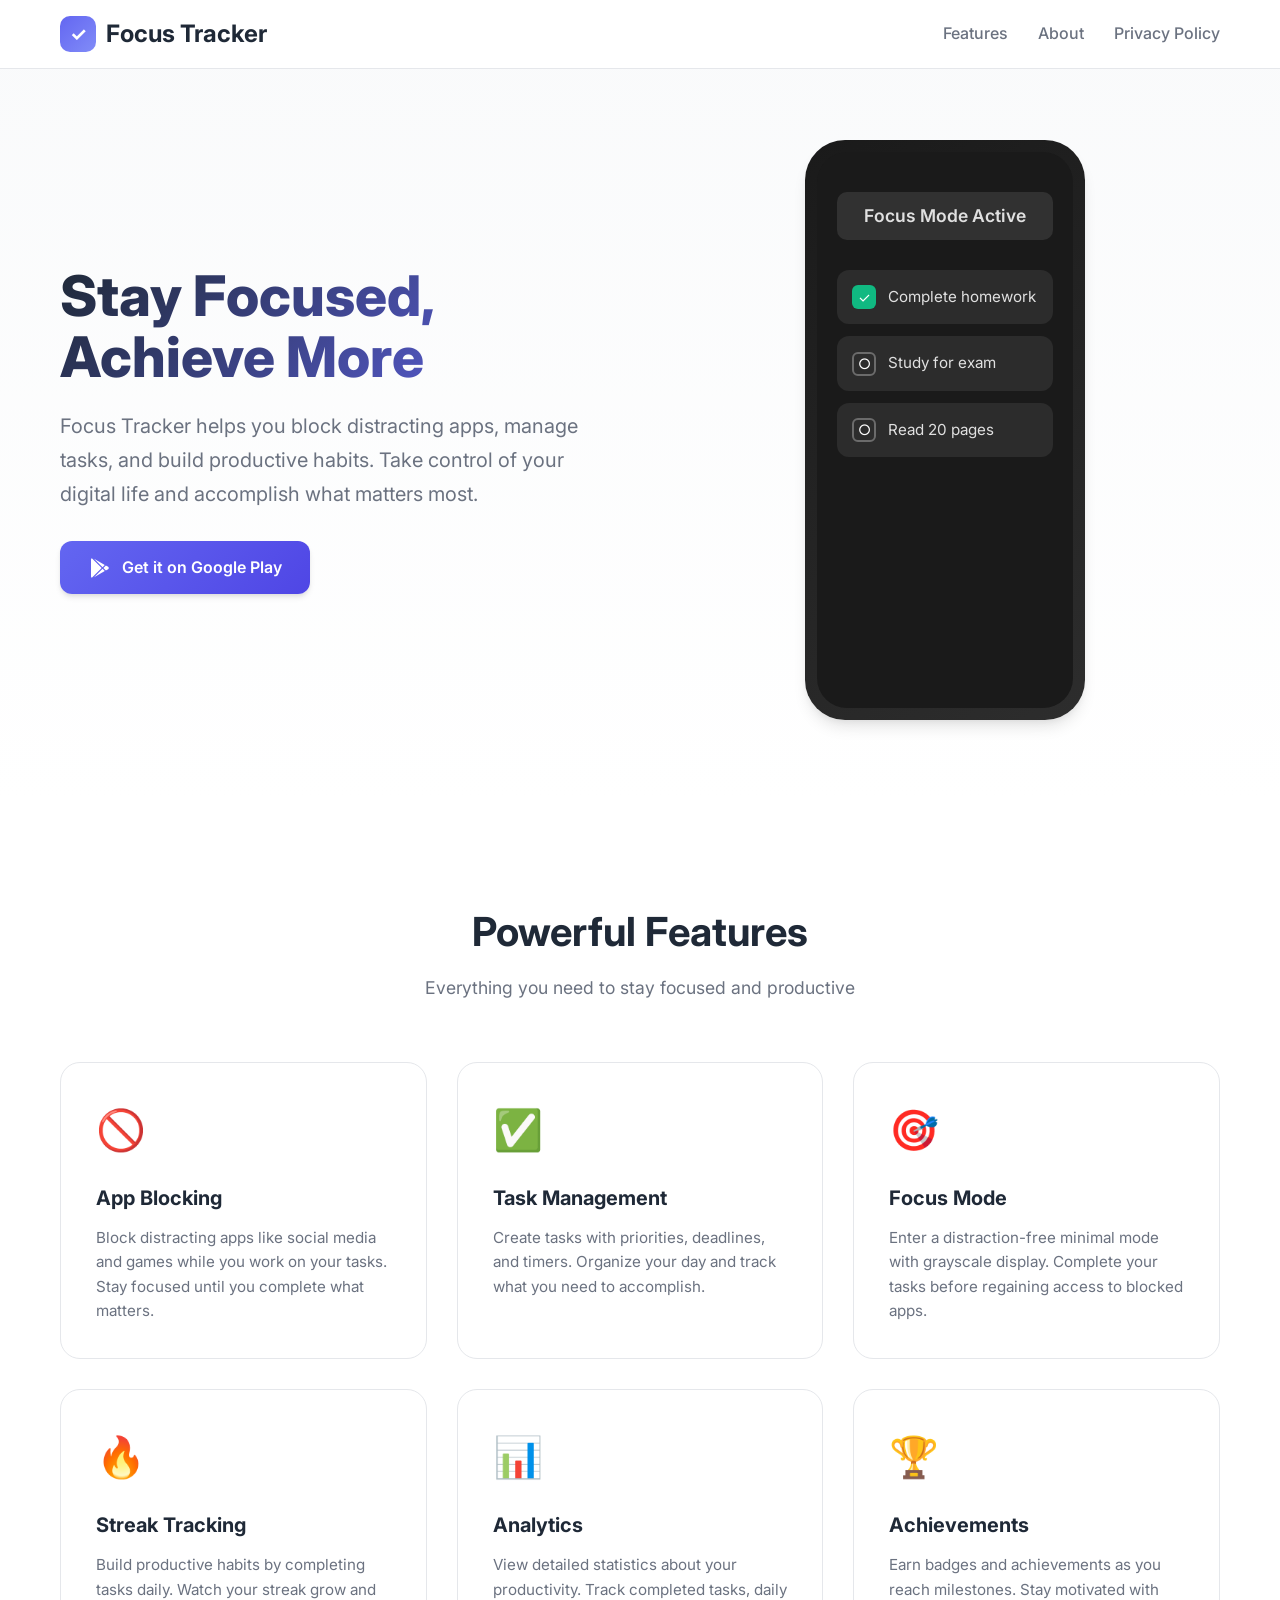
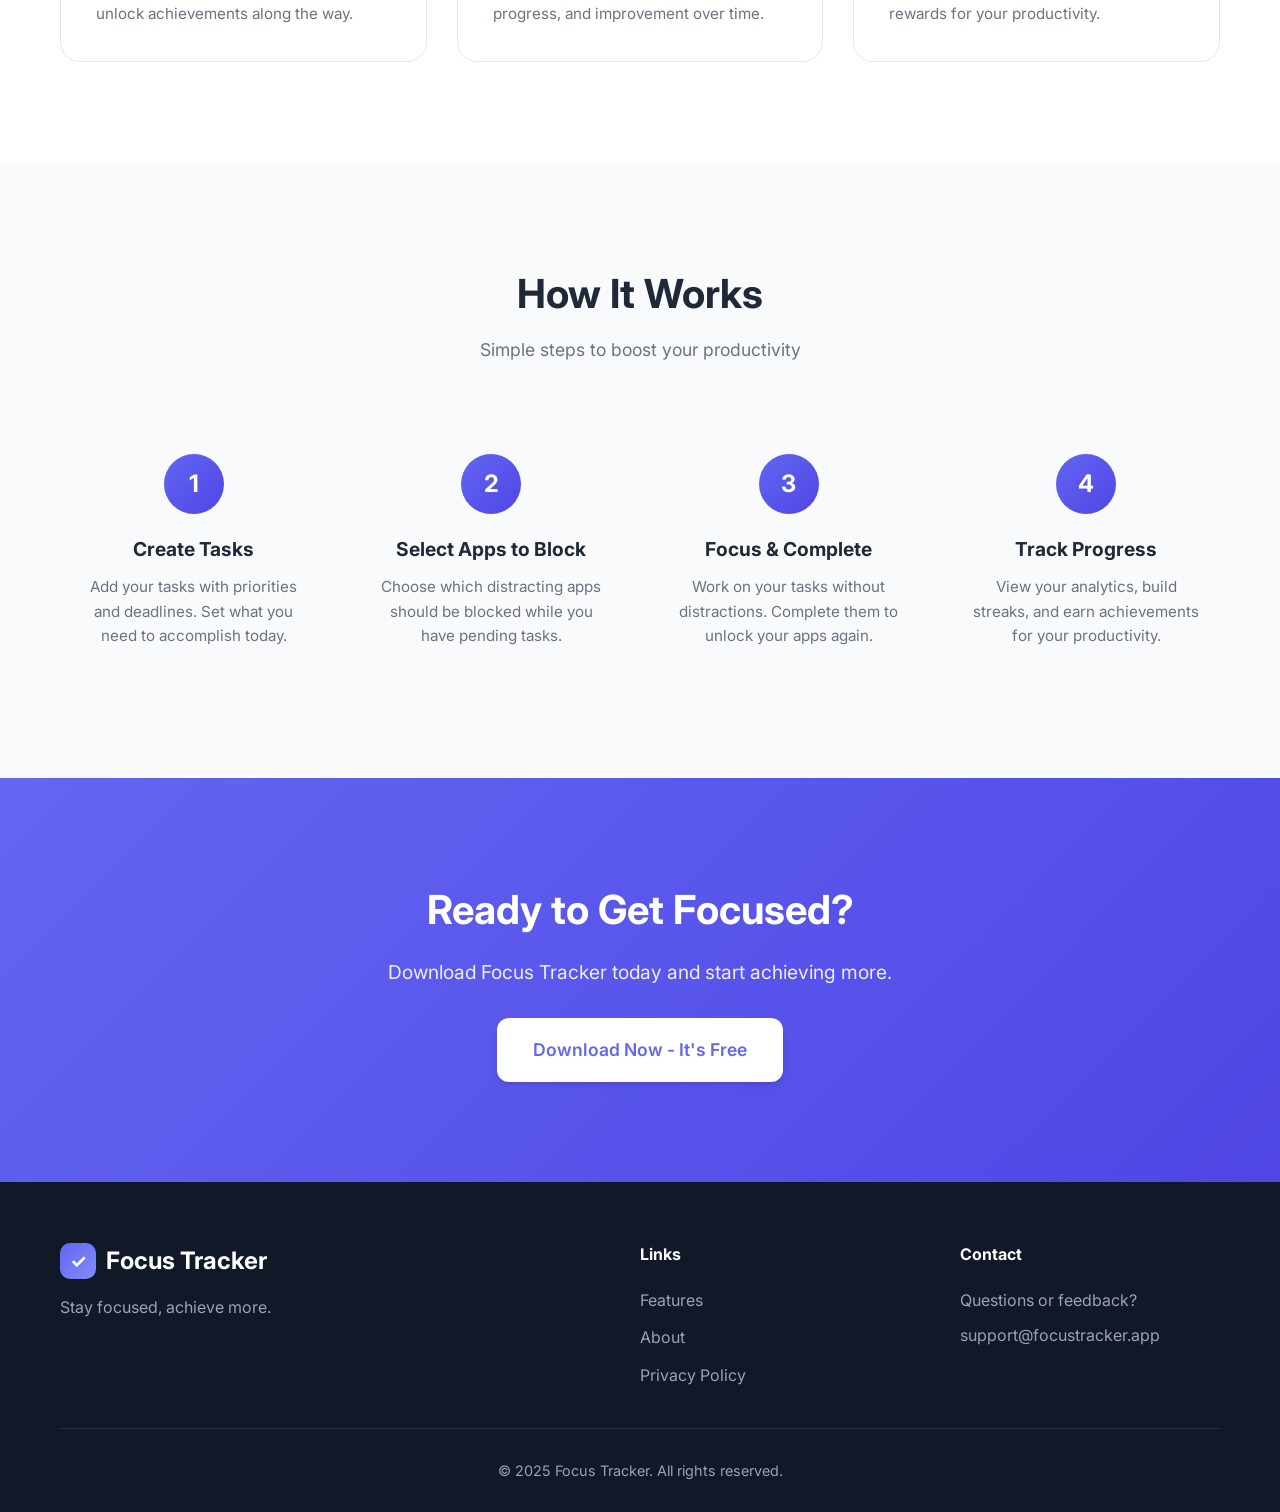
<file: index.html>
<!DOCTYPE html>
<html lang="en">
<head>
    <meta name="google-site-verification" content="XgsSdeC_Fv2H4IboOVmOPXXAQ7RV3KIo5-PchvLtpnc" />
    <meta charset="UTF-8">
    <meta name="viewport" content="width=device-width, initial-scale=1.0">
    <meta name="description" content="Focus Tracker - Stay focused, achieve more. Block distracting apps and boost your productivity.">
    <title>Focus Tracker - Stay Focused, Achieve More</title>
    <link rel="stylesheet" href="css/style.css">
    <link rel="preconnect" href="https://fonts.googleapis.com">
    <link rel="preconnect" href="https://fonts.gstatic.com" crossorigin>
    <link href="https://fonts.googleapis.com/css2?family=Inter:wght@400;500;600;700&display=swap" rel="stylesheet">
</head>
<body>
    <!-- Navigation -->
    <nav class="navbar">
        <div class="container">
            <a href="index.html" class="logo">
                <span class="logo-icon">✓</span>
                Focus Tracker
            </a>
            <ul class="nav-links">
                <li><a href="#features">Features</a></li>
                <li><a href="about.html">About</a></li>
                <li><a href="privacy.html">Privacy Policy</a></li>
            </ul>
        </div>
    </nav>

    <!-- Hero Section -->
    <section class="hero">
        <div class="container">
            <div class="hero-content">
                <h1>Stay Focused,<br>Achieve More</h1>
                <p class="hero-subtitle">
                    Focus Tracker helps you block distracting apps, manage tasks, and build productive habits. 
                    Take control of your digital life and accomplish what matters most.
                </p>
                <a href="https://play.google.com/store/apps/details?id=com.focustracker.productivity" class="btn btn-primary">
                    <svg width="24" height="24" viewBox="0 0 24 24" fill="currentColor">
                        <path d="M3,20.5V3.5C3,2.91 3.34,2.39 3.84,2.15L13.69,12L3.84,21.85C3.34,21.6 3,21.09 3,20.5M16.81,15.12L6.05,21.34L14.54,12.85L16.81,15.12M20.16,10.81C20.5,11.08 20.75,11.5 20.75,12C20.75,12.5 20.53,12.9 20.18,13.18L17.89,14.5L15.39,12L17.89,9.5L20.16,10.81M6.05,2.66L16.81,8.88L14.54,11.15L6.05,2.66Z"/>
                    </svg>
                    Get it on Google Play
                </a>
            </div>
            <div class="hero-image">
                <div class="phone-mockup">
                    <div class="phone-screen">
                        <div class="app-preview">
                            <div class="preview-header">Focus Mode Active</div>
                            <div class="preview-tasks">
                                <div class="preview-task">
                                    <span class="task-check">✓</span>
                                    <span>Complete homework</span>
                                </div>
                                <div class="preview-task pending">
                                    <span class="task-check">○</span>
                                    <span>Study for exam</span>
                                </div>
                                <div class="preview-task pending">
                                    <span class="task-check">○</span>
                                    <span>Read 20 pages</span>
                                </div>
                            </div>
                        </div>
                    </div>
                </div>
            </div>
        </div>
    </section>

    <!-- Features Section -->
    <section id="features" class="features">
        <div class="container">
            <h2 class="section-title">Powerful Features</h2>
            <p class="section-subtitle">Everything you need to stay focused and productive</p>
            
            <div class="features-grid">
                <div class="feature-card">
                    <div class="feature-icon">🚫</div>
                    <h3>App Blocking</h3>
                    <p>Block distracting apps like social media and games while you work on your tasks. Stay focused until you complete what matters.</p>
                </div>
                
                <div class="feature-card">
                    <div class="feature-icon">✅</div>
                    <h3>Task Management</h3>
                    <p>Create tasks with priorities, deadlines, and timers. Organize your day and track what you need to accomplish.</p>
                </div>
                
                <div class="feature-card">
                    <div class="feature-icon">🎯</div>
                    <h3>Focus Mode</h3>
                    <p>Enter a distraction-free minimal mode with grayscale display. Complete your tasks before regaining access to blocked apps.</p>
                </div>
                
                <div class="feature-card">
                    <div class="feature-icon">🔥</div>
                    <h3>Streak Tracking</h3>
                    <p>Build productive habits by completing tasks daily. Watch your streak grow and unlock achievements along the way.</p>
                </div>
                
                <div class="feature-card">
                    <div class="feature-icon">📊</div>
                    <h3>Analytics</h3>
                    <p>View detailed statistics about your productivity. Track completed tasks, daily progress, and improvement over time.</p>
                </div>
                
                <div class="feature-card">
                    <div class="feature-icon">🏆</div>
                    <h3>Achievements</h3>
                    <p>Earn badges and achievements as you reach milestones. Stay motivated with rewards for your productivity.</p>
                </div>
            </div>
        </div>
    </section>

    <!-- How It Works Section -->
    <section class="how-it-works">
        <div class="container">
            <h2 class="section-title">How It Works</h2>
            <p class="section-subtitle">Simple steps to boost your productivity</p>
            
            <div class="steps">
                <div class="step">
                    <div class="step-number">1</div>
                    <h3>Create Tasks</h3>
                    <p>Add your tasks with priorities and deadlines. Set what you need to accomplish today.</p>
                </div>
                
                <div class="step">
                    <div class="step-number">2</div>
                    <h3>Select Apps to Block</h3>
                    <p>Choose which distracting apps should be blocked while you have pending tasks.</p>
                </div>
                
                <div class="step">
                    <div class="step-number">3</div>
                    <h3>Focus & Complete</h3>
                    <p>Work on your tasks without distractions. Complete them to unlock your apps again.</p>
                </div>
                
                <div class="step">
                    <div class="step-number">4</div>
                    <h3>Track Progress</h3>
                    <p>View your analytics, build streaks, and earn achievements for your productivity.</p>
                </div>
            </div>
        </div>
    </section>

    <!-- CTA Section -->
    <section class="cta">
        <div class="container">
            <h2>Ready to Get Focused?</h2>
            <p>Download Focus Tracker today and start achieving more.</p>
            <a href="https://play.google.com/store/apps/details?id=com.focustracker.productivity" class="btn btn-primary btn-large">
                Download Now - It's Free
            </a>
        </div>
    </section>

    <!-- Footer -->
    <footer class="footer">
        <div class="container">
            <div class="footer-content">
                <div class="footer-brand">
                    <a href="index.html" class="logo">
                        <span class="logo-icon">✓</span>
                        Focus Tracker
                    </a>
                    <p>Stay focused, achieve more.</p>
                </div>
                <div class="footer-links">
                    <h4>Links</h4>
                    <ul>
                        <li><a href="#features">Features</a></li>
                        <li><a href="about.html">About</a></li>
                        <li><a href="privacy.html">Privacy Policy</a></li>
                    </ul>
                </div>
                <div class="footer-contact">
                    <h4>Contact</h4>
                    <p>Questions or feedback?</p>
                    <a href="mailto:support@focustracker.app">support@focustracker.app</a>
                </div>
            </div>
            <div class="footer-bottom">
                <p>&copy; 2025 Focus Tracker. All rights reserved.</p>
            </div>
        </div>
    </footer>
</body>
</html>
</file>
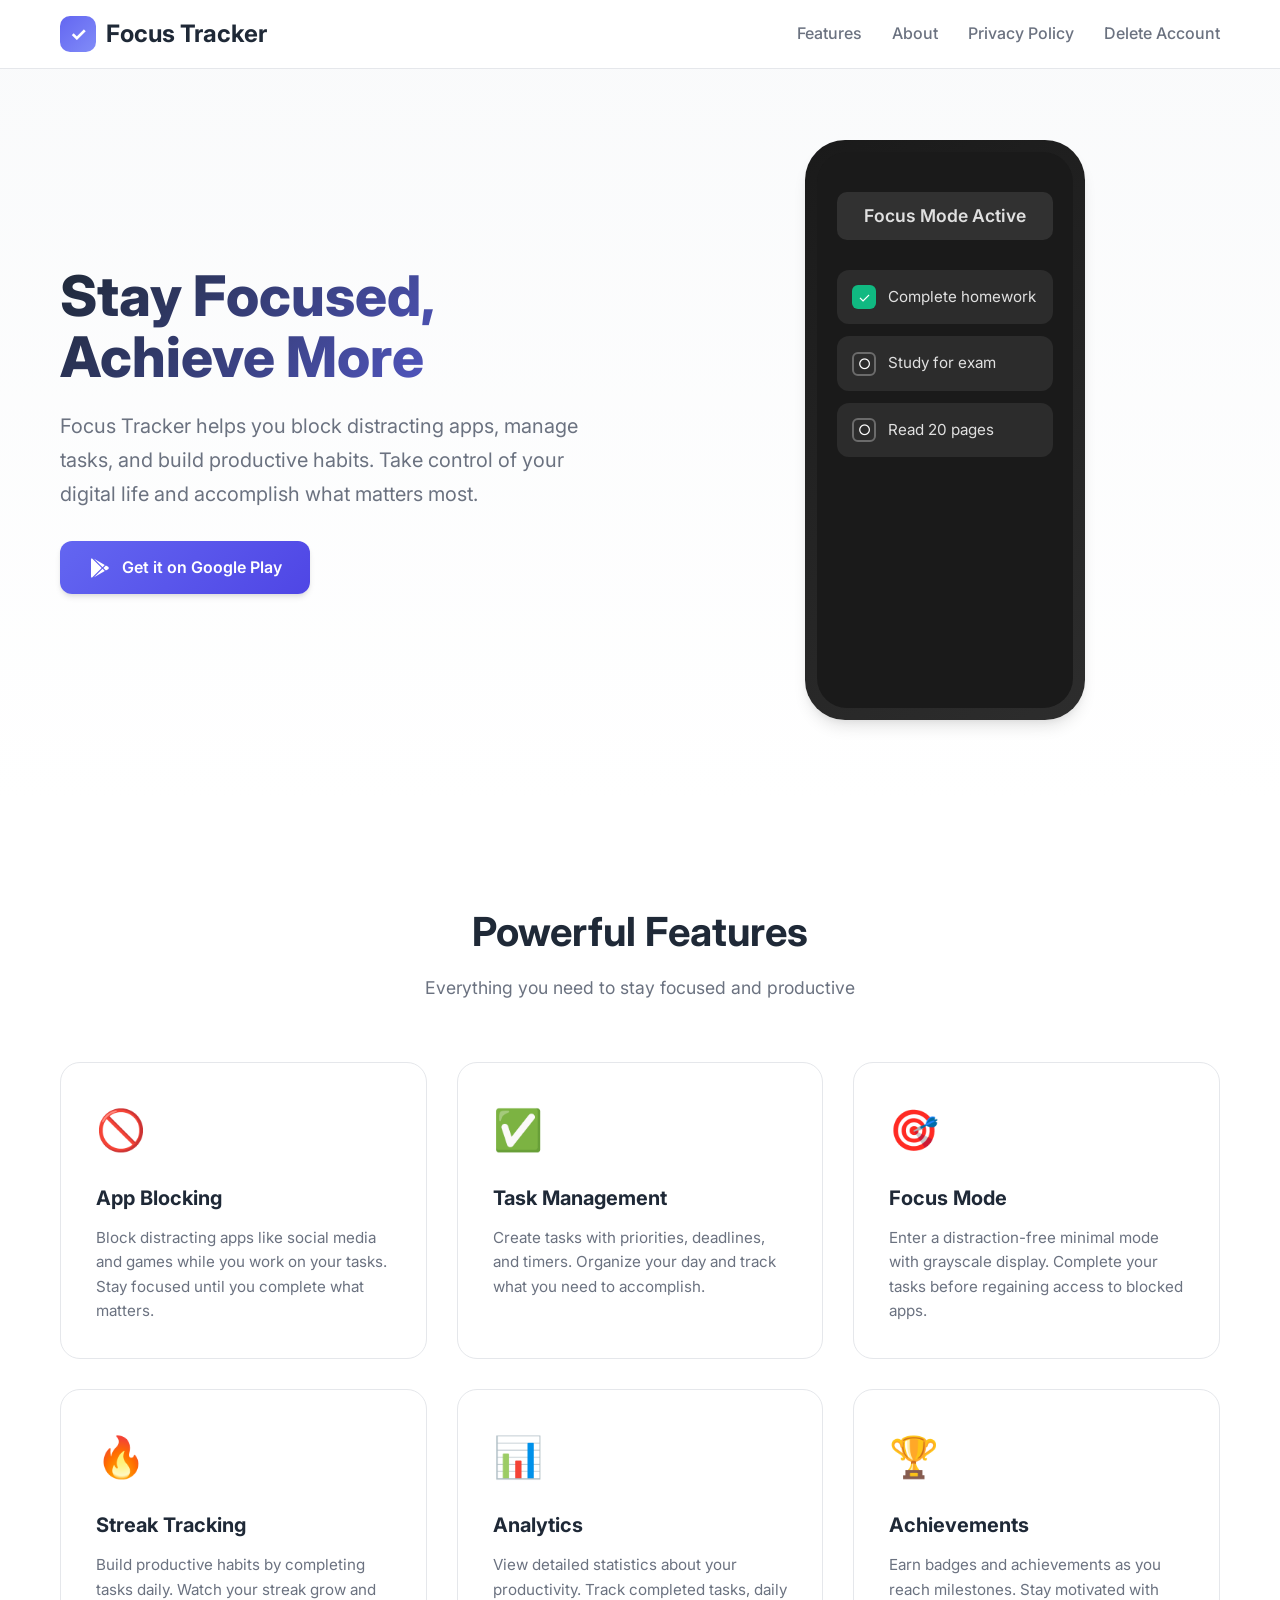
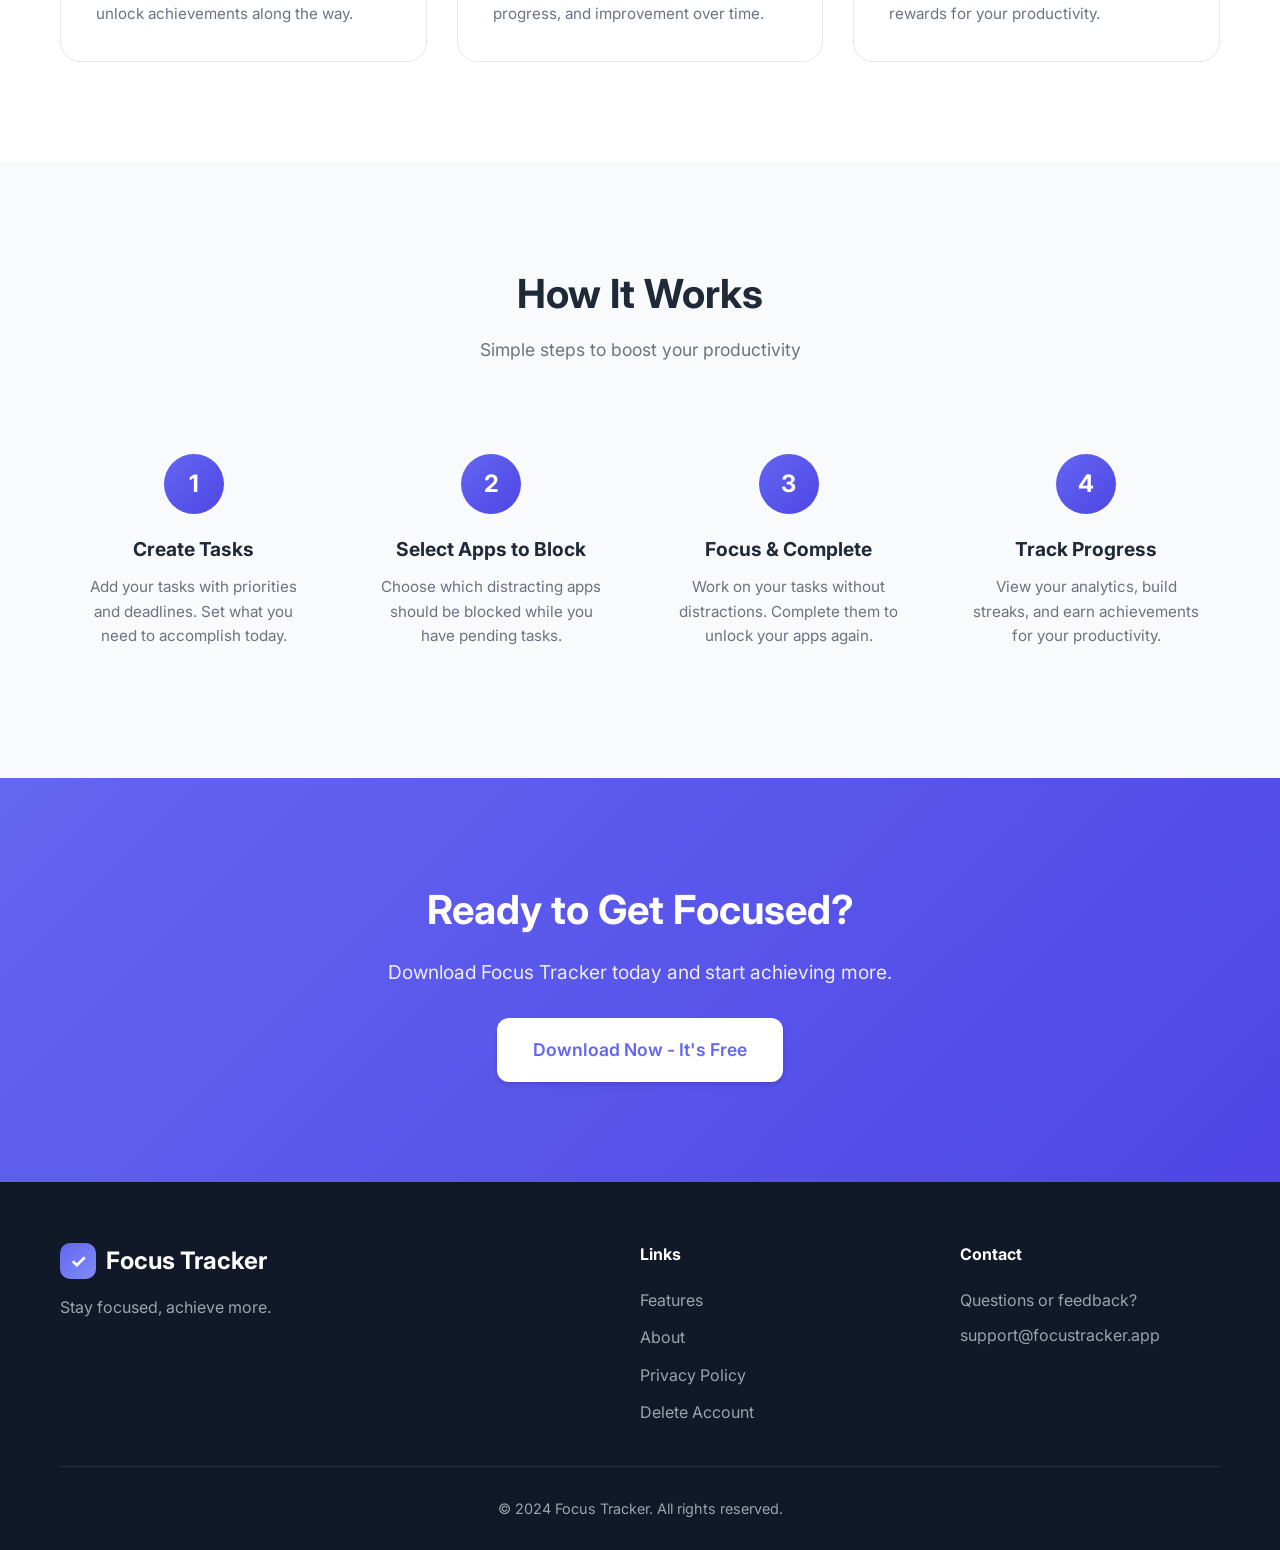
<file: website/index.html>
<!DOCTYPE html>
<html lang="en">
<head>
    <meta charset="UTF-8">
    <meta name="viewport" content="width=device-width, initial-scale=1.0">
    <meta name="description" content="Focus Tracker - Stay focused, achieve more. Block distracting apps and boost your productivity.">
    <title>Focus Tracker - Stay Focused, Achieve More</title>
    <link rel="stylesheet" href="css/style.css">
    <link rel="preconnect" href="https://fonts.googleapis.com">
    <link rel="preconnect" href="https://fonts.gstatic.com" crossorigin>
    <link href="https://fonts.googleapis.com/css2?family=Inter:wght@400;500;600;700&display=swap" rel="stylesheet">
</head>
<body>
    <!-- Navigation -->
    <nav class="navbar">
        <div class="container">
            <a href="index.html" class="logo">
                <span class="logo-icon">✓</span>
                Focus Tracker
            </a>
            <ul class="nav-links">
                <li><a href="#features">Features</a></li>
                <li><a href="about.html">About</a></li>
                <li><a href="privacy.html">Privacy Policy</a></li>
                <li><a href="delete-account.html">Delete Account</a></li>
            </ul>
        </div>
    </nav>

    <!-- Hero Section -->
    <section class="hero">
        <div class="container">
            <div class="hero-content">
                <h1>Stay Focused,<br>Achieve More</h1>
                <p class="hero-subtitle">
                    Focus Tracker helps you block distracting apps, manage tasks, and build productive habits. 
                    Take control of your digital life and accomplish what matters most.
                </p>
                <a href="https://play.google.com/store/apps/details?id=com.focustracker.productivity" class="btn btn-primary">
                    <svg width="24" height="24" viewBox="0 0 24 24" fill="currentColor">
                        <path d="M3,20.5V3.5C3,2.91 3.34,2.39 3.84,2.15L13.69,12L3.84,21.85C3.34,21.6 3,21.09 3,20.5M16.81,15.12L6.05,21.34L14.54,12.85L16.81,15.12M20.16,10.81C20.5,11.08 20.75,11.5 20.75,12C20.75,12.5 20.53,12.9 20.18,13.18L17.89,14.5L15.39,12L17.89,9.5L20.16,10.81M6.05,2.66L16.81,8.88L14.54,11.15L6.05,2.66Z"/>
                    </svg>
                    Get it on Google Play
                </a>
            </div>
            <div class="hero-image">
                <div class="phone-mockup">
                    <div class="phone-screen">
                        <div class="app-preview">
                            <div class="preview-header">Focus Mode Active</div>
                            <div class="preview-tasks">
                                <div class="preview-task">
                                    <span class="task-check">✓</span>
                                    <span>Complete homework</span>
                                </div>
                                <div class="preview-task pending">
                                    <span class="task-check">○</span>
                                    <span>Study for exam</span>
                                </div>
                                <div class="preview-task pending">
                                    <span class="task-check">○</span>
                                    <span>Read 20 pages</span>
                                </div>
                            </div>
                        </div>
                    </div>
                </div>
            </div>
        </div>
    </section>

    <!-- Features Section -->
    <section id="features" class="features">
        <div class="container">
            <h2 class="section-title">Powerful Features</h2>
            <p class="section-subtitle">Everything you need to stay focused and productive</p>
            
            <div class="features-grid">
                <div class="feature-card">
                    <div class="feature-icon">🚫</div>
                    <h3>App Blocking</h3>
                    <p>Block distracting apps like social media and games while you work on your tasks. Stay focused until you complete what matters.</p>
                </div>
                
                <div class="feature-card">
                    <div class="feature-icon">✅</div>
                    <h3>Task Management</h3>
                    <p>Create tasks with priorities, deadlines, and timers. Organize your day and track what you need to accomplish.</p>
                </div>
                
                <div class="feature-card">
                    <div class="feature-icon">🎯</div>
                    <h3>Focus Mode</h3>
                    <p>Enter a distraction-free minimal mode with grayscale display. Complete your tasks before regaining access to blocked apps.</p>
                </div>
                
                <div class="feature-card">
                    <div class="feature-icon">🔥</div>
                    <h3>Streak Tracking</h3>
                    <p>Build productive habits by completing tasks daily. Watch your streak grow and unlock achievements along the way.</p>
                </div>
                
                <div class="feature-card">
                    <div class="feature-icon">📊</div>
                    <h3>Analytics</h3>
                    <p>View detailed statistics about your productivity. Track completed tasks, daily progress, and improvement over time.</p>
                </div>
                
                <div class="feature-card">
                    <div class="feature-icon">🏆</div>
                    <h3>Achievements</h3>
                    <p>Earn badges and achievements as you reach milestones. Stay motivated with rewards for your productivity.</p>
                </div>
            </div>
        </div>
    </section>

    <!-- How It Works Section -->
    <section class="how-it-works">
        <div class="container">
            <h2 class="section-title">How It Works</h2>
            <p class="section-subtitle">Simple steps to boost your productivity</p>
            
            <div class="steps">
                <div class="step">
                    <div class="step-number">1</div>
                    <h3>Create Tasks</h3>
                    <p>Add your tasks with priorities and deadlines. Set what you need to accomplish today.</p>
                </div>
                
                <div class="step">
                    <div class="step-number">2</div>
                    <h3>Select Apps to Block</h3>
                    <p>Choose which distracting apps should be blocked while you have pending tasks.</p>
                </div>
                
                <div class="step">
                    <div class="step-number">3</div>
                    <h3>Focus & Complete</h3>
                    <p>Work on your tasks without distractions. Complete them to unlock your apps again.</p>
                </div>
                
                <div class="step">
                    <div class="step-number">4</div>
                    <h3>Track Progress</h3>
                    <p>View your analytics, build streaks, and earn achievements for your productivity.</p>
                </div>
            </div>
        </div>
    </section>

    <!-- CTA Section -->
    <section class="cta">
        <div class="container">
            <h2>Ready to Get Focused?</h2>
            <p>Download Focus Tracker today and start achieving more.</p>
            <a href="https://play.google.com/store/apps/details?id=com.focustracker.productivity" class="btn btn-primary btn-large">
                Download Now - It's Free
            </a>
        </div>
    </section>

    <!-- Footer -->
    <footer class="footer">
        <div class="container">
            <div class="footer-content">
                <div class="footer-brand">
                    <a href="index.html" class="logo">
                        <span class="logo-icon">✓</span>
                        Focus Tracker
                    </a>
                    <p>Stay focused, achieve more.</p>
                </div>
                <div class="footer-links">
                    <h4>Links</h4>
                    <ul>
                        <li><a href="#features">Features</a></li>
                        <li><a href="about.html">About</a></li>
                        <li><a href="privacy.html">Privacy Policy</a></li>
                        <li><a href="delete-account.html">Delete Account</a></li>
                    </ul>
                </div>
                <div class="footer-contact">
                    <h4>Contact</h4>
                    <p>Questions or feedback?</p>
                    <a href="mailto:support@focustracker.app">support@focustracker.app</a>
                </div>
            </div>
            <div class="footer-bottom">
                <p>&copy; 2024 Focus Tracker. All rights reserved.</p>
            </div>
        </div>
    </footer>
</body>
</html>
</file>
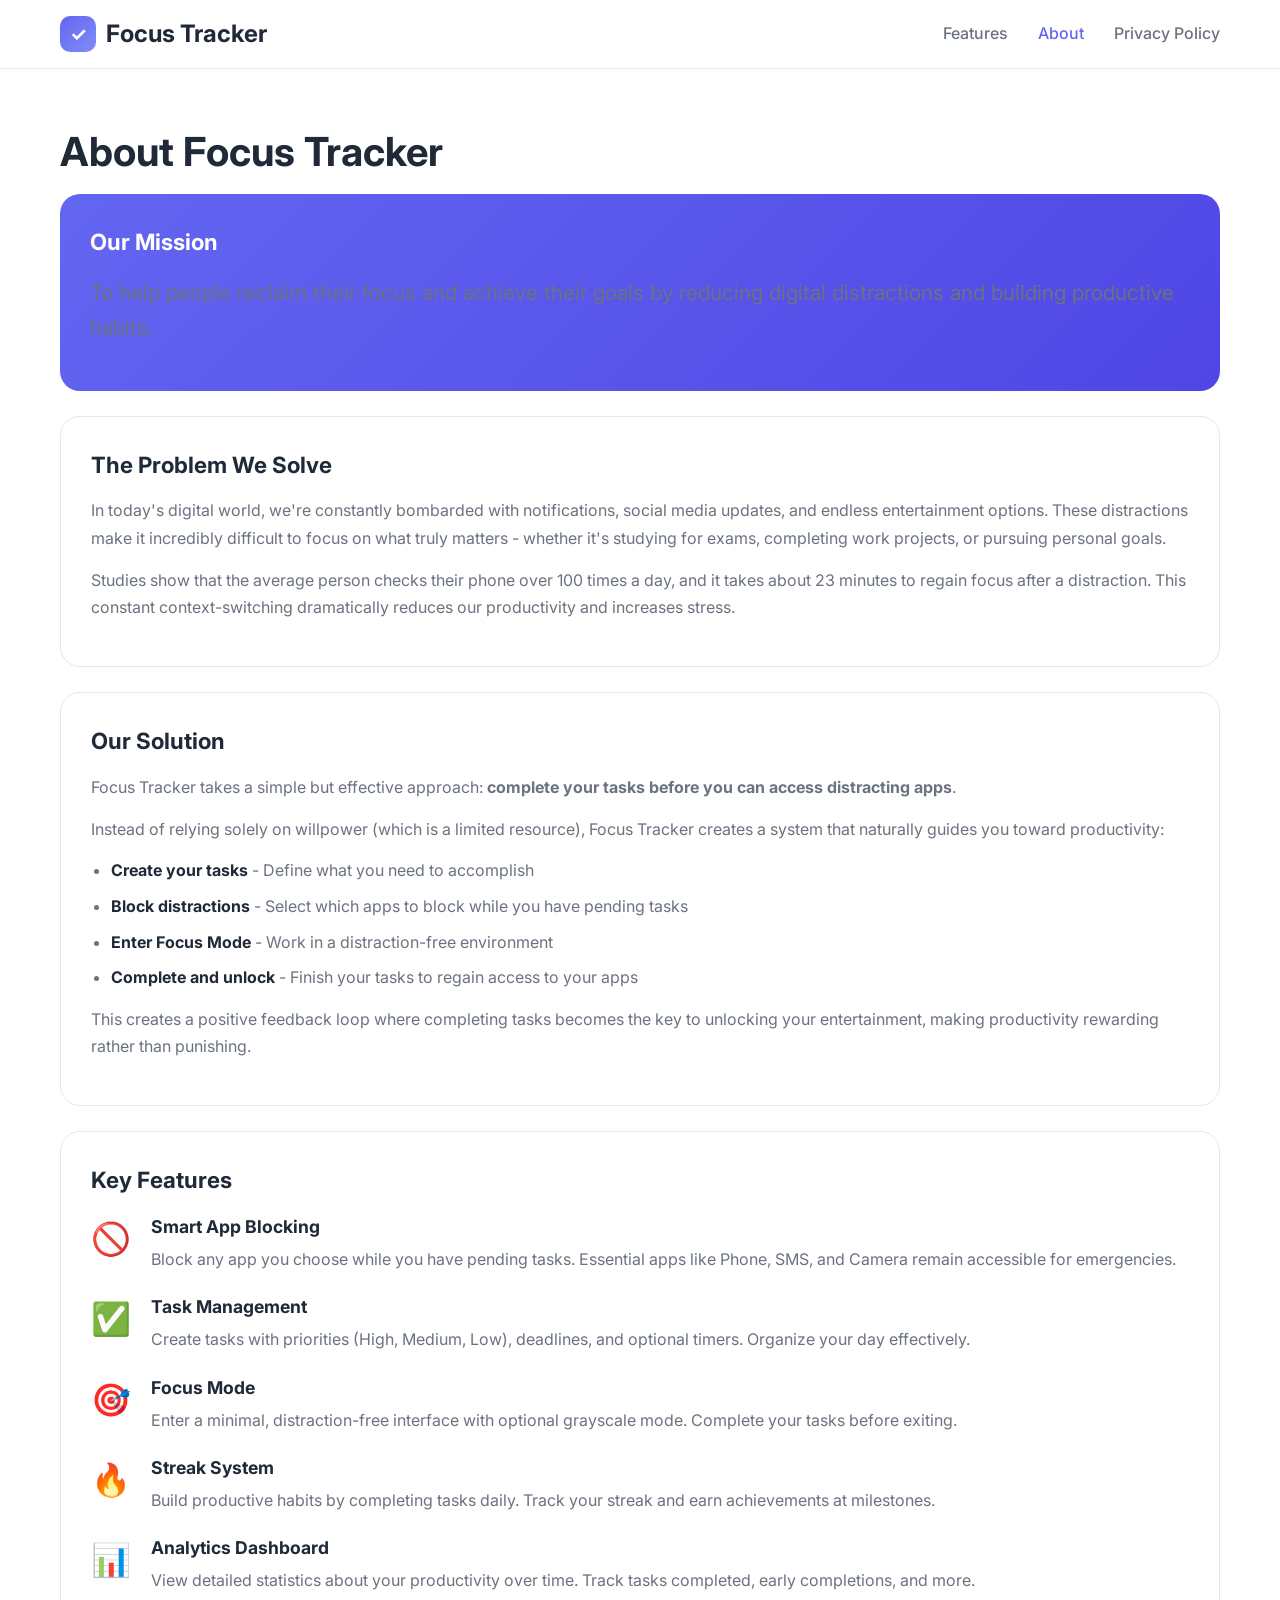
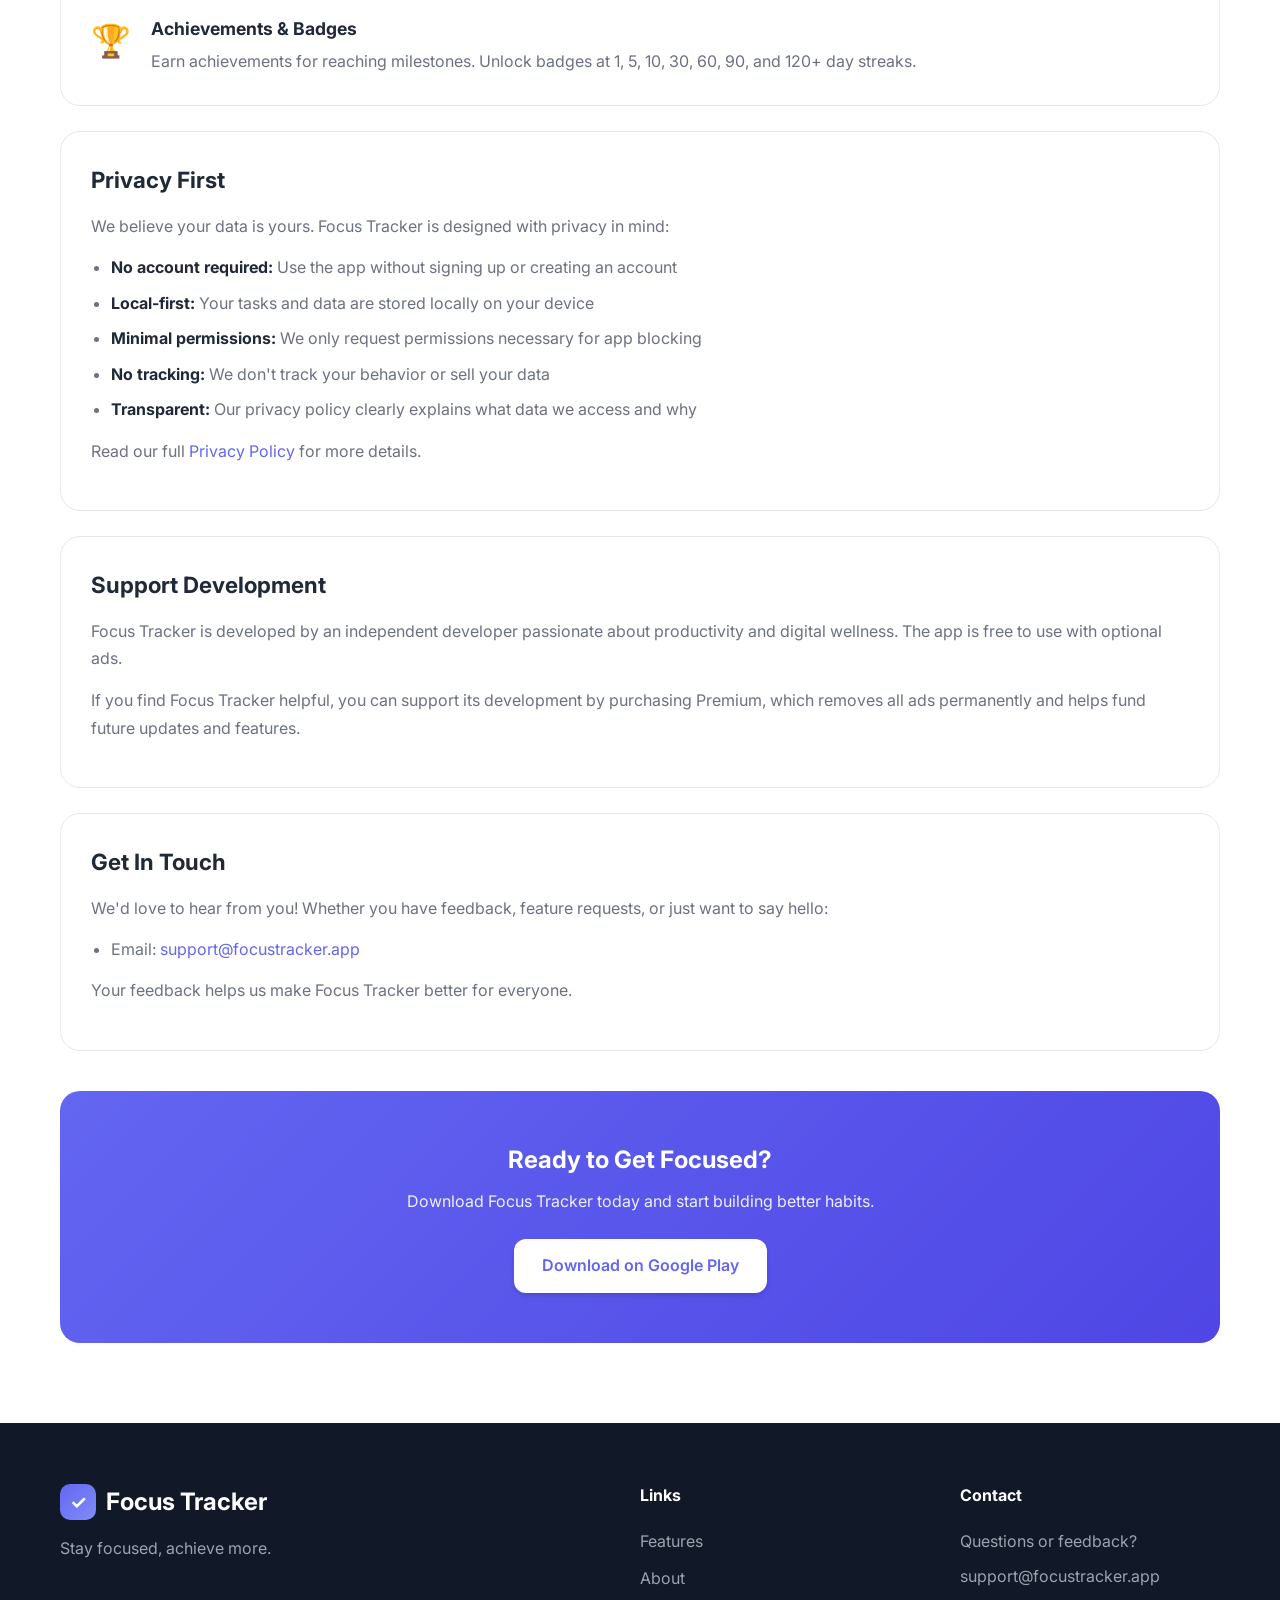
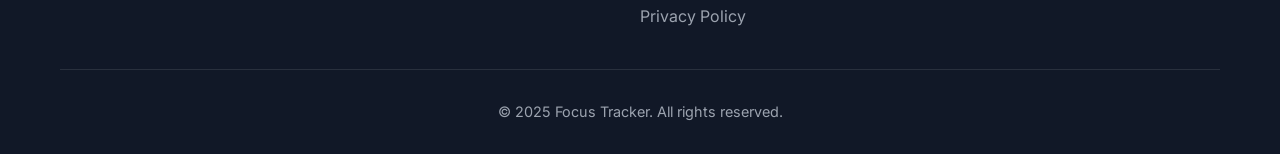
<file: about.html>
<!DOCTYPE html>
<html lang="en">
<head>
    <meta charset="UTF-8">
    <meta name="viewport" content="width=device-width, initial-scale=1.0">
    <meta name="description" content="About Focus Tracker - Learn about our mission to help you stay focused and productive.">
    <title>About - Focus Tracker</title>
    <link rel="stylesheet" href="css/style.css">
    <link rel="preconnect" href="https://fonts.googleapis.com">
    <link rel="preconnect" href="https://fonts.gstatic.com" crossorigin>
    <link href="https://fonts.googleapis.com/css2?family=Inter:wght@400;500;600;700&display=swap" rel="stylesheet">
</head>
<body>
    <!-- Navigation -->
    <nav class="navbar">
        <div class="container">
            <a href="index.html" class="logo">
                <span class="logo-icon">✓</span>
                Focus Tracker
            </a>
            <ul class="nav-links">
                <li><a href="index.html#features">Features</a></li>
                <li><a href="about.html" class="active">About</a></li>
                <li><a href="privacy.html">Privacy Policy</a></li>
            </ul>
        </div>
    </nav>

    <!-- About Content -->
    <section class="page-content">
        <div class="container">
            <h1>About Focus Tracker</h1>

            <div class="content-card highlight">
                <h2>Our Mission</h2>
                <p class="mission-statement">
                    To help people reclaim their focus and achieve their goals by reducing digital distractions and building productive habits.
                </p>
            </div>

            <div class="content-card">
                <h2>The Problem We Solve</h2>
                <p>
                    In today's digital world, we're constantly bombarded with notifications, social media updates, and endless entertainment options. These distractions make it incredibly difficult to focus on what truly matters - whether it's studying for exams, completing work projects, or pursuing personal goals.
                </p>
                <p>
                    Studies show that the average person checks their phone over 100 times a day, and it takes about 23 minutes to regain focus after a distraction. This constant context-switching dramatically reduces our productivity and increases stress.
                </p>
            </div>

            <div class="content-card">
                <h2>Our Solution</h2>
                <p>
                    Focus Tracker takes a simple but effective approach: <strong>complete your tasks before you can access distracting apps</strong>.
                </p>
                <p>
                    Instead of relying solely on willpower (which is a limited resource), Focus Tracker creates a system that naturally guides you toward productivity:
                </p>
                <ul>
                    <li><strong>Create your tasks</strong> - Define what you need to accomplish</li>
                    <li><strong>Block distractions</strong> - Select which apps to block while you have pending tasks</li>
                    <li><strong>Enter Focus Mode</strong> - Work in a distraction-free environment</li>
                    <li><strong>Complete and unlock</strong> - Finish your tasks to regain access to your apps</li>
                </ul>
                <p>
                    This creates a positive feedback loop where completing tasks becomes the key to unlocking your entertainment, making productivity rewarding rather than punishing.
                </p>
            </div>

            <div class="content-card">
                <h2>Key Features</h2>
                <div class="feature-list">
                    <div class="feature-item">
                        <span class="feature-icon">🚫</span>
                        <div>
                            <h4>Smart App Blocking</h4>
                            <p>Block any app you choose while you have pending tasks. Essential apps like Phone, SMS, and Camera remain accessible for emergencies.</p>
                        </div>
                    </div>
                    <div class="feature-item">
                        <span class="feature-icon">✅</span>
                        <div>
                            <h4>Task Management</h4>
                            <p>Create tasks with priorities (High, Medium, Low), deadlines, and optional timers. Organize your day effectively.</p>
                        </div>
                    </div>
                    <div class="feature-item">
                        <span class="feature-icon">🎯</span>
                        <div>
                            <h4>Focus Mode</h4>
                            <p>Enter a minimal, distraction-free interface with optional grayscale mode. Complete your tasks before exiting.</p>
                        </div>
                    </div>
                    <div class="feature-item">
                        <span class="feature-icon">🔥</span>
                        <div>
                            <h4>Streak System</h4>
                            <p>Build productive habits by completing tasks daily. Track your streak and earn achievements at milestones.</p>
                        </div>
                    </div>
                    <div class="feature-item">
                        <span class="feature-icon">📊</span>
                        <div>
                            <h4>Analytics Dashboard</h4>
                            <p>View detailed statistics about your productivity over time. Track tasks completed, early completions, and more.</p>
                        </div>
                    </div>
                    <div class="feature-item">
                        <span class="feature-icon">🏆</span>
                        <div>
                            <h4>Achievements & Badges</h4>
                            <p>Earn achievements for reaching milestones. Unlock badges at 1, 5, 10, 30, 60, 90, and 120+ day streaks.</p>
                        </div>
                    </div>
                </div>
            </div>

            <div class="content-card">
                <h2>Privacy First</h2>
                <p>
                    We believe your data is yours. Focus Tracker is designed with privacy in mind:
                </p>
                <ul>
                    <li><strong>No account required:</strong> Use the app without signing up or creating an account</li>
                    <li><strong>Local-first:</strong> Your tasks and data are stored locally on your device</li>
                    <li><strong>Minimal permissions:</strong> We only request permissions necessary for app blocking</li>
                    <li><strong>No tracking:</strong> We don't track your behavior or sell your data</li>
                    <li><strong>Transparent:</strong> Our privacy policy clearly explains what data we access and why</li>
                </ul>
                <p>
                    Read our full <a href="privacy.html">Privacy Policy</a> for more details.
                </p>
            </div>

            <div class="content-card">
                <h2>Support Development</h2>
                <p>
                    Focus Tracker is developed by an independent developer passionate about productivity and digital wellness. The app is free to use with optional ads.
                </p>
                <p>
                    If you find Focus Tracker helpful, you can support its development by purchasing Premium, which removes all ads permanently and helps fund future updates and features.
                </p>
            </div>

            <div class="content-card">
                <h2>Get In Touch</h2>
                <p>
                    We'd love to hear from you! Whether you have feedback, feature requests, or just want to say hello:
                </p>
                <ul>
                    <li>Email: <a href="mailto:support@focustracker.app">support@focustracker.app</a></li>
                </ul>
                <p>
                    Your feedback helps us make Focus Tracker better for everyone.
                </p>
            </div>

            <div class="cta-inline">
                <h2>Ready to Get Focused?</h2>
                <p>Download Focus Tracker today and start building better habits.</p>
                <a href="https://play.google.com/store/apps/details?id=com.focustracker.productivity" class="btn btn-primary">
                    Download on Google Play
                </a>
            </div>
        </div>
    </section>

    <!-- Footer -->
    <footer class="footer">
        <div class="container">
            <div class="footer-content">
                <div class="footer-brand">
                    <a href="index.html" class="logo">
                        <span class="logo-icon">✓</span>
                        Focus Tracker
                    </a>
                    <p>Stay focused, achieve more.</p>
                </div>
                <div class="footer-links">
                    <h4>Links</h4>
                    <ul>
                        <li><a href="index.html#features">Features</a></li>
                        <li><a href="about.html">About</a></li>
                        <li><a href="privacy.html">Privacy Policy</a></li>
                    </ul>
                </div>
                <div class="footer-contact">
                    <h4>Contact</h4>
                    <p>Questions or feedback?</p>
                    <a href="mailto:support@focustracker.app">support@focustracker.app</a>
                </div>
            </div>
            <div class="footer-bottom">
                <p>&copy; 2025 Focus Tracker. All rights reserved.</p>
            </div>
        </div>
    </footer>
</body>
</html>
</file>
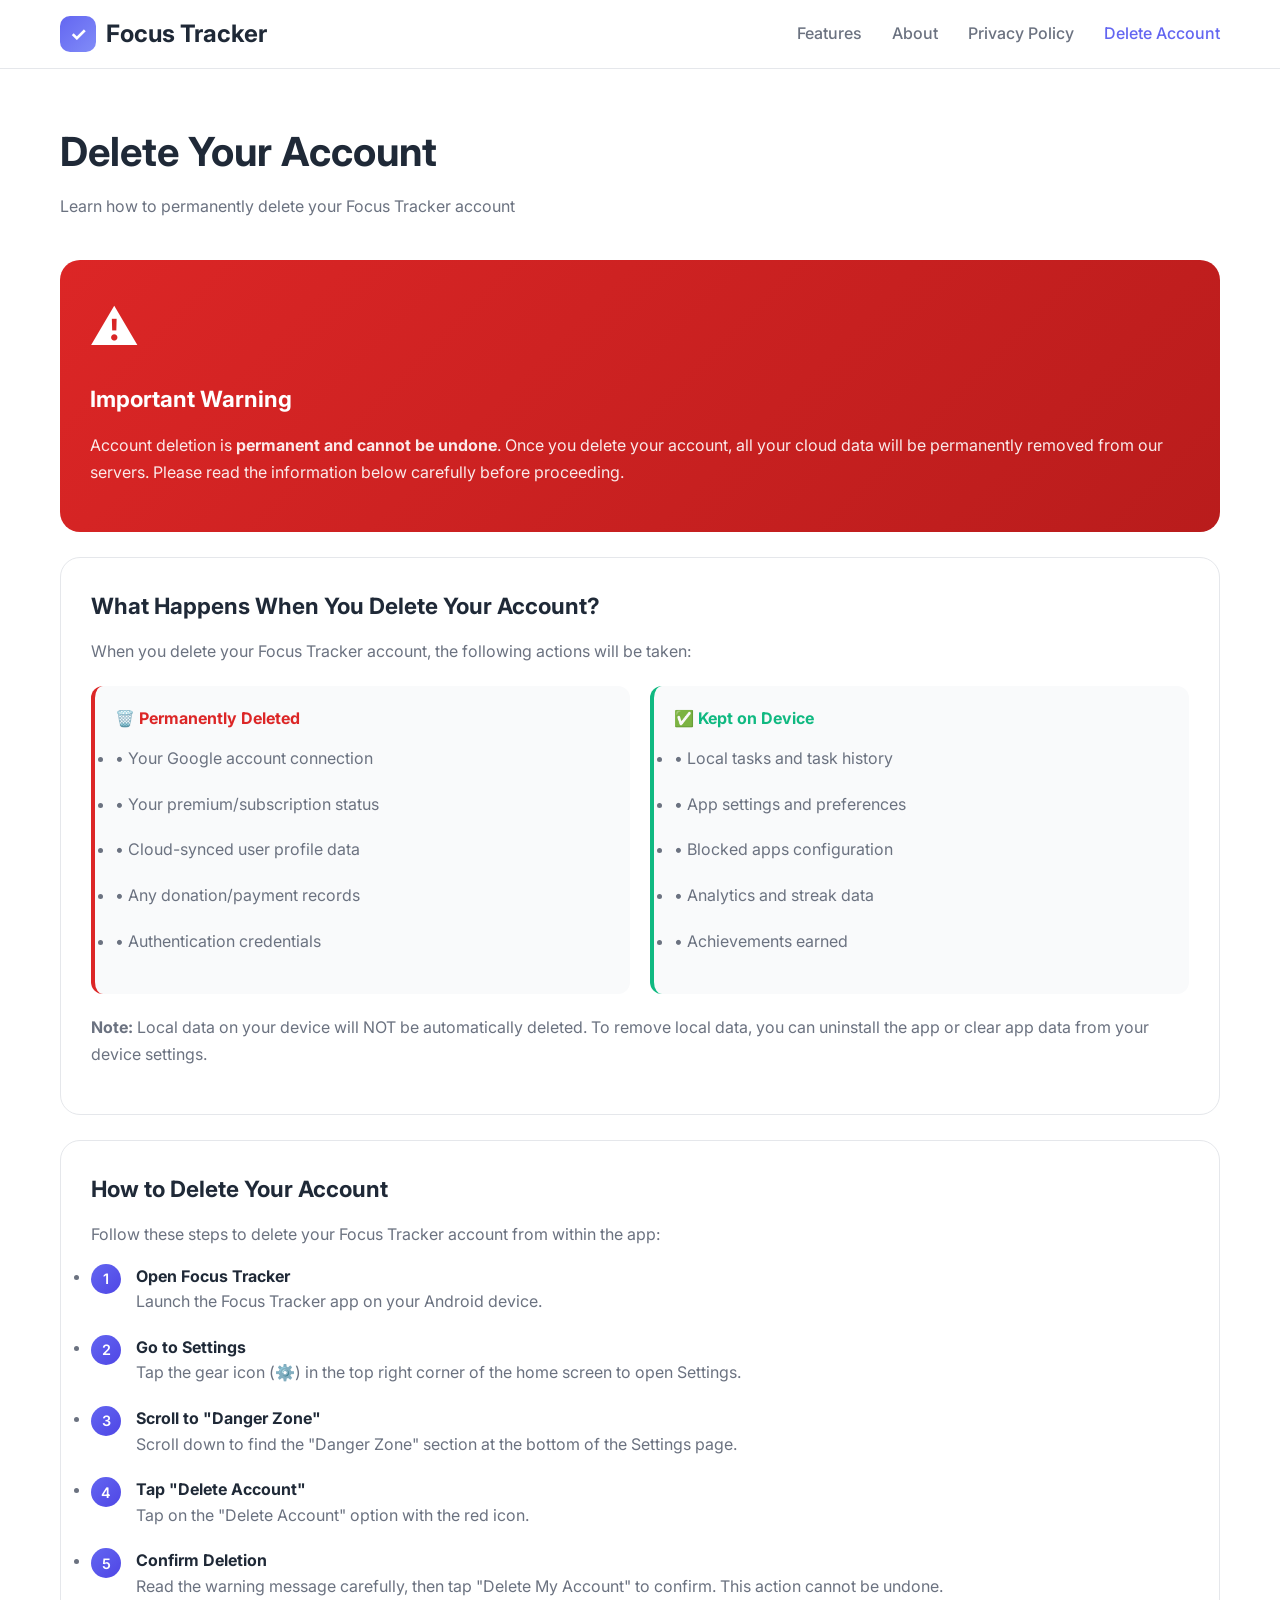
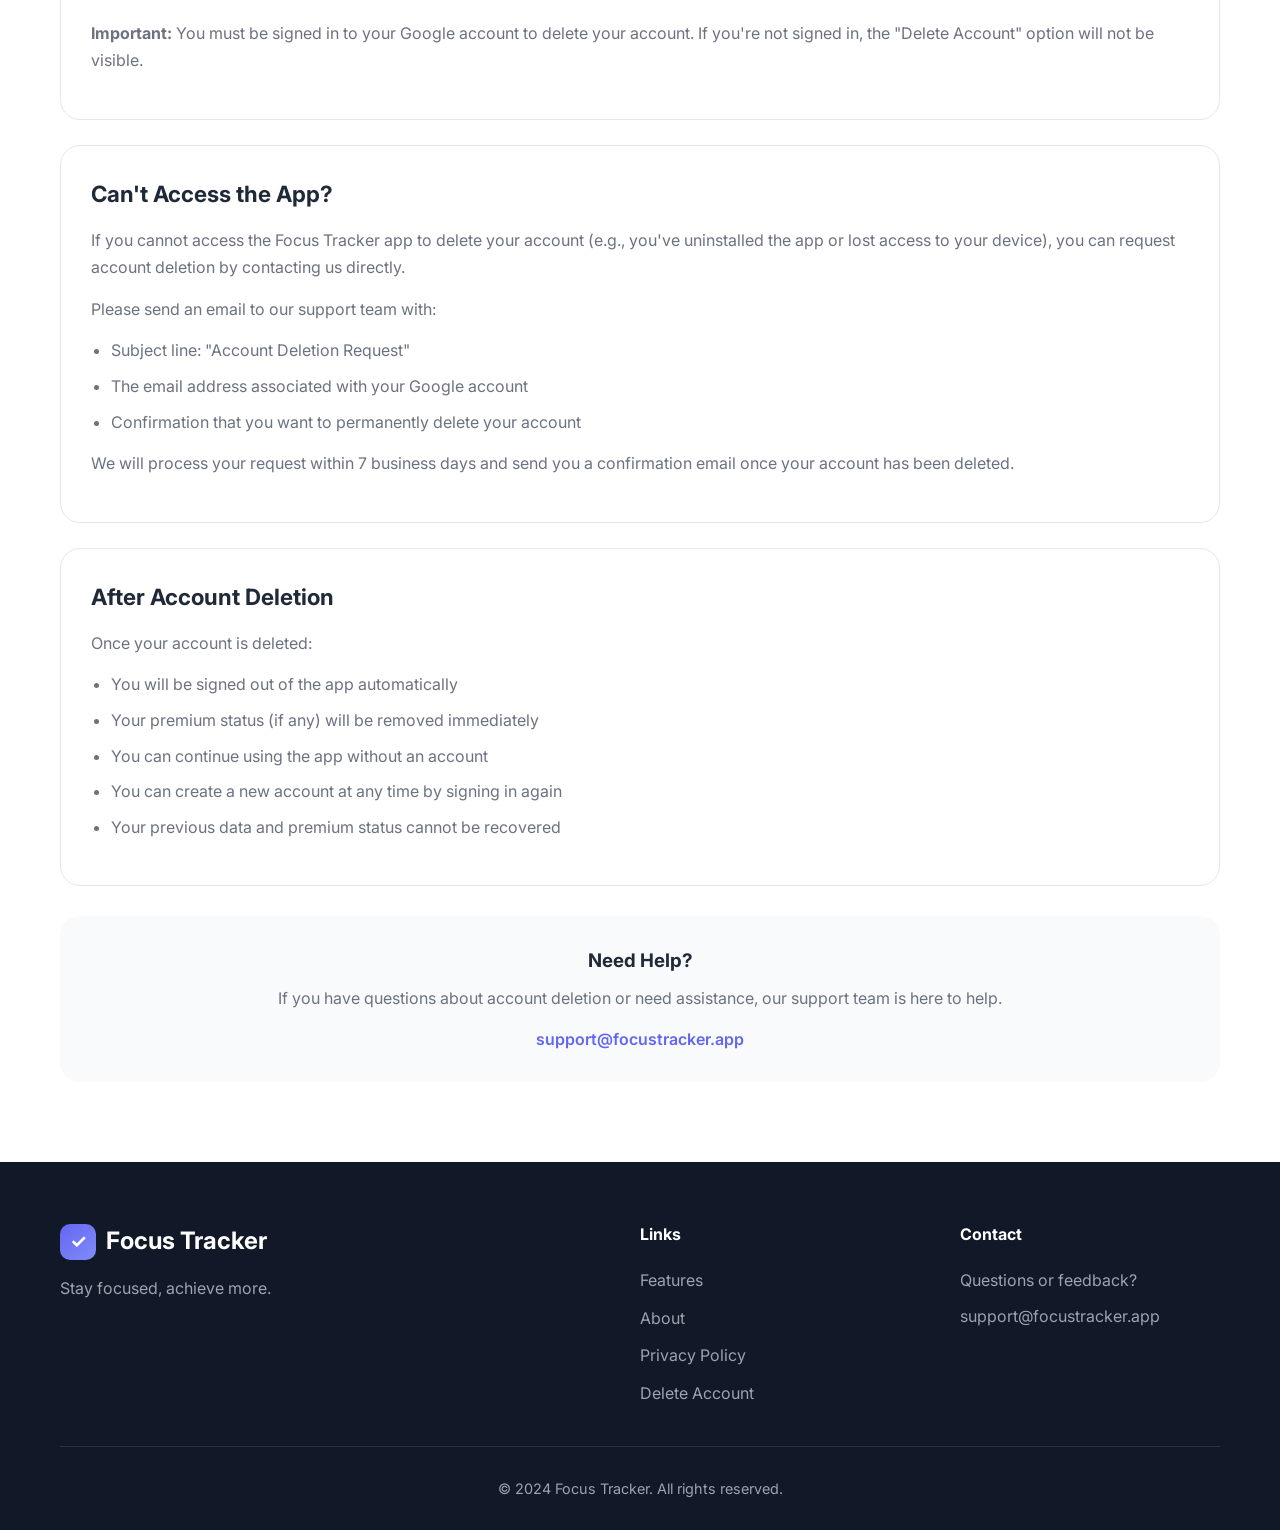
<file: delete-account.html>
<!DOCTYPE html>
<html lang="en">
<head>
    <meta charset="UTF-8">
    <meta name="viewport" content="width=device-width, initial-scale=1.0">
    <meta name="description" content="Delete your Focus Tracker account - Learn how to permanently delete your account and data.">
    <title>Delete Account - Focus Tracker</title>
    <link rel="stylesheet" href="css/style.css">
    <link rel="preconnect" href="https://fonts.googleapis.com">
    <link rel="preconnect" href="https://fonts.gstatic.com" crossorigin>
    <link href="https://fonts.googleapis.com/css2?family=Inter:wght@400;500;600;700&display=swap" rel="stylesheet">
    <style>
        .warning-card {
            background: linear-gradient(135deg, #dc2626, #b91c1c);
            color: white;
            border: none;
        }
        .warning-card h2 {
            color: white;
        }
        .warning-card p {
            color: rgba(255, 255, 255, 0.9);
        }
        .warning-icon {
            font-size: 3rem;
            margin-bottom: 15px;
        }
        .steps-list {
            counter-reset: step-counter;
        }
        .steps-list li {
            counter-increment: step-counter;
            position: relative;
            padding-left: 45px;
            margin-bottom: 20px;
        }
        .steps-list li::before {
            content: counter(step-counter);
            position: absolute;
            left: 0;
            top: 0;
            width: 30px;
            height: 30px;
            background: linear-gradient(135deg, var(--primary-color), var(--primary-dark));
            color: white;
            border-radius: 50%;
            display: flex;
            align-items: center;
            justify-content: center;
            font-weight: 600;
            font-size: 0.9rem;
        }
        .deletion-info {
            display: grid;
            grid-template-columns: 1fr 1fr;
            gap: 20px;
            margin-top: 20px;
        }
        .info-box {
            padding: 20px;
            border-radius: 12px;
            background: var(--bg-light);
        }
        .info-box.deleted {
            border-left: 4px solid #dc2626;
        }
        .info-box.kept {
            border-left: 4px solid #10b981;
        }
        .info-box h4 {
            margin-bottom: 10px;
            display: flex;
            align-items: center;
            gap: 8px;
        }
        .info-box.deleted h4 {
            color: #dc2626;
        }
        .info-box.kept h4 {
            color: #10b981;
        }
        .info-box ul {
            margin-left: 0;
            list-style: none;
        }
        .info-box li {
            padding: 5px 0;
            color: var(--text-light);
        }
        .info-box li::before {
            content: "• ";
            color: inherit;
        }
        .contact-support {
            background: var(--bg-light);
            padding: 30px;
            border-radius: var(--radius-lg);
            text-align: center;
            margin-top: 30px;
        }
        .contact-support h3 {
            margin-bottom: 10px;
        }
        .contact-support p {
            color: var(--text-light);
            margin-bottom: 15px;
        }
        .contact-support a {
            color: var(--primary-color);
            font-weight: 600;
        }
        @media (max-width: 768px) {
            .deletion-info {
                grid-template-columns: 1fr;
            }
        }
    </style>
</head>
<body>
    <!-- Navigation -->
    <nav class="navbar">
        <div class="container">
            <a href="index.html" class="logo">
                <span class="logo-icon">✓</span>
                Focus Tracker
            </a>
            <ul class="nav-links">
                <li><a href="index.html#features">Features</a></li>
                <li><a href="about.html">About</a></li>
                <li><a href="privacy.html">Privacy Policy</a></li>
                <li><a href="delete-account.html" class="active">Delete Account</a></li>
            </ul>
        </div>
    </nav>

    <!-- Page Content -->
    <section class="page-content">
        <div class="container">
            <h1>Delete Your Account</h1>
            <p class="last-updated">Learn how to permanently delete your Focus Tracker account</p>

            <!-- Warning Card -->
            <div class="content-card warning-card">
                <div class="warning-icon">⚠️</div>
                <h2>Important Warning</h2>
                <p>
                    Account deletion is <strong>permanent and cannot be undone</strong>. Once you delete your account, 
                    all your cloud data will be permanently removed from our servers. Please read the information below 
                    carefully before proceeding.
                </p>
            </div>

            <!-- What Gets Deleted -->
            <div class="content-card">
                <h2>What Happens When You Delete Your Account?</h2>
                <p>
                    When you delete your Focus Tracker account, the following actions will be taken:
                </p>
                
                <div class="deletion-info">
                    <div class="info-box deleted">
                        <h4>🗑️ Permanently Deleted</h4>
                        <ul>
                            <li>Your Google account connection</li>
                            <li>Your premium/subscription status</li>
                            <li>Cloud-synced user profile data</li>
                            <li>Any donation/payment records</li>
                            <li>Authentication credentials</li>
                        </ul>
                    </div>
                    
                    <div class="info-box kept">
                        <h4>✅ Kept on Device</h4>
                        <ul>
                            <li>Local tasks and task history</li>
                            <li>App settings and preferences</li>
                            <li>Blocked apps configuration</li>
                            <li>Analytics and streak data</li>
                            <li>Achievements earned</li>
                        </ul>
                    </div>
                </div>
                
                <p style="margin-top: 20px;">
                    <strong>Note:</strong> Local data on your device will NOT be automatically deleted. To remove local data, 
                    you can uninstall the app or clear app data from your device settings.
                </p>
            </div>

            <!-- How to Delete -->
            <div class="content-card">
                <h2>How to Delete Your Account</h2>
                <p>
                    Follow these steps to delete your Focus Tracker account from within the app:
                </p>
                
                <ol class="steps-list">
                    <li>
                        <strong>Open Focus Tracker</strong><br>
                        Launch the Focus Tracker app on your Android device.
                    </li>
                    <li>
                        <strong>Go to Settings</strong><br>
                        Tap the gear icon (⚙️) in the top right corner of the home screen to open Settings.
                    </li>
                    <li>
                        <strong>Scroll to "Danger Zone"</strong><br>
                        Scroll down to find the "Danger Zone" section at the bottom of the Settings page.
                    </li>
                    <li>
                        <strong>Tap "Delete Account"</strong><br>
                        Tap on the "Delete Account" option with the red icon.
                    </li>
                    <li>
                        <strong>Confirm Deletion</strong><br>
                        Read the warning message carefully, then tap "Delete My Account" to confirm. 
                        This action cannot be undone.
                    </li>
                </ol>
                
                <p>
                    <strong>Important:</strong> You must be signed in to your Google account to delete your account. 
                    If you're not signed in, the "Delete Account" option will not be visible.
                </p>
            </div>

            <!-- Can't Access App -->
            <div class="content-card">
                <h2>Can't Access the App?</h2>
                <p>
                    If you cannot access the Focus Tracker app to delete your account (e.g., you've uninstalled 
                    the app or lost access to your device), you can request account deletion by contacting us directly.
                </p>
                <p>
                    Please send an email to our support team with:
                </p>
                <ul>
                    <li>Subject line: "Account Deletion Request"</li>
                    <li>The email address associated with your Google account</li>
                    <li>Confirmation that you want to permanently delete your account</li>
                </ul>
                <p>
                    We will process your request within 7 business days and send you a confirmation email 
                    once your account has been deleted.
                </p>
            </div>

            <!-- After Deletion -->
            <div class="content-card">
                <h2>After Account Deletion</h2>
                <p>
                    Once your account is deleted:
                </p>
                <ul>
                    <li>You will be signed out of the app automatically</li>
                    <li>Your premium status (if any) will be removed immediately</li>
                    <li>You can continue using the app without an account</li>
                    <li>You can create a new account at any time by signing in again</li>
                    <li>Your previous data and premium status cannot be recovered</li>
                </ul>
            </div>

            <!-- Contact Support -->
            <div class="contact-support">
                <h3>Need Help?</h3>
                <p>
                    If you have questions about account deletion or need assistance, 
                    our support team is here to help.
                </p>
                <a href="mailto:support@focustracker.app">support@focustracker.app</a>
            </div>
        </div>
    </section>

    <!-- Footer -->
    <footer class="footer">
        <div class="container">
            <div class="footer-content">
                <div class="footer-brand">
                    <a href="index.html" class="logo">
                        <span class="logo-icon">✓</span>
                        Focus Tracker
                    </a>
                    <p>Stay focused, achieve more.</p>
                </div>
                <div class="footer-links">
                    <h4>Links</h4>
                    <ul>
                        <li><a href="index.html#features">Features</a></li>
                        <li><a href="about.html">About</a></li>
                        <li><a href="privacy.html">Privacy Policy</a></li>
                        <li><a href="delete-account.html">Delete Account</a></li>
                    </ul>
                </div>
                <div class="footer-contact">
                    <h4>Contact</h4>
                    <p>Questions or feedback?</p>
                    <a href="mailto:support@focustracker.app">support@focustracker.app</a>
                </div>
            </div>
            <div class="footer-bottom">
                <p>&copy; 2024 Focus Tracker. All rights reserved.</p>
            </div>
        </div>
    </footer>
</body>
</html>
</file>
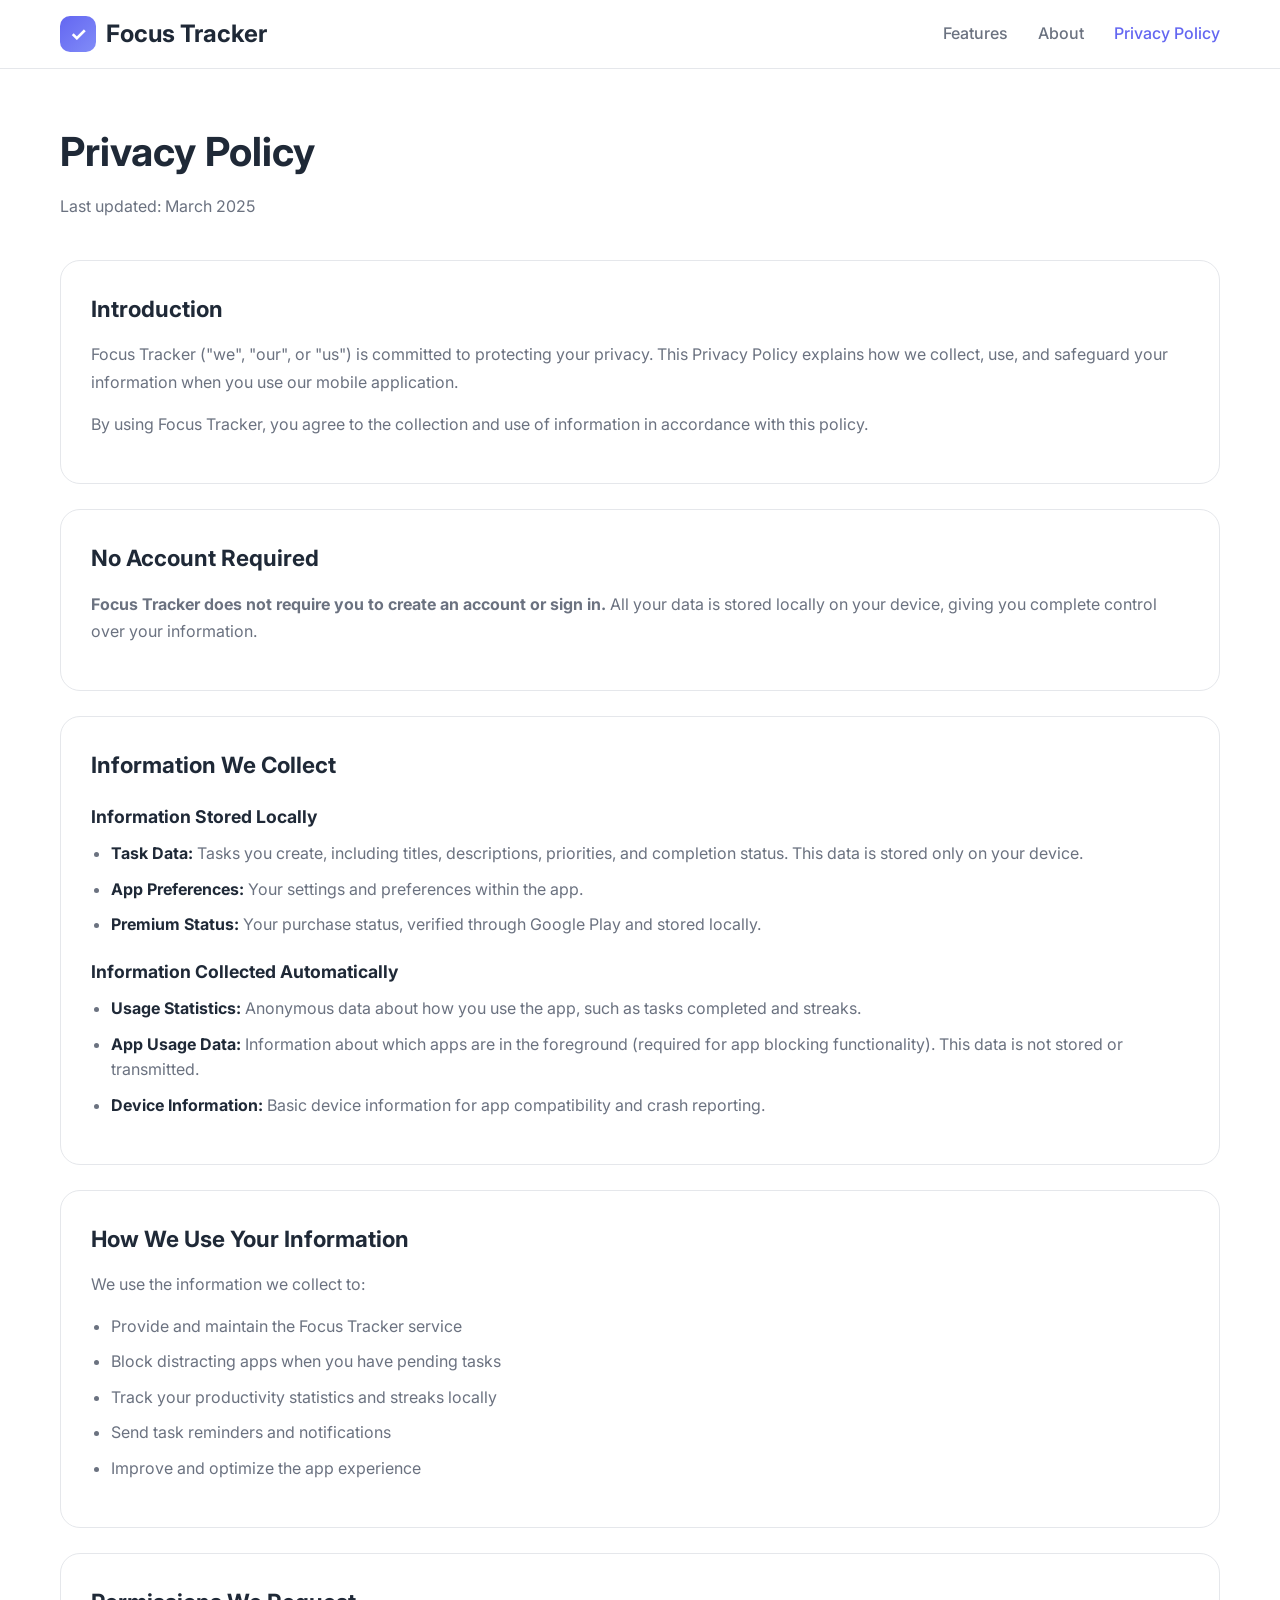
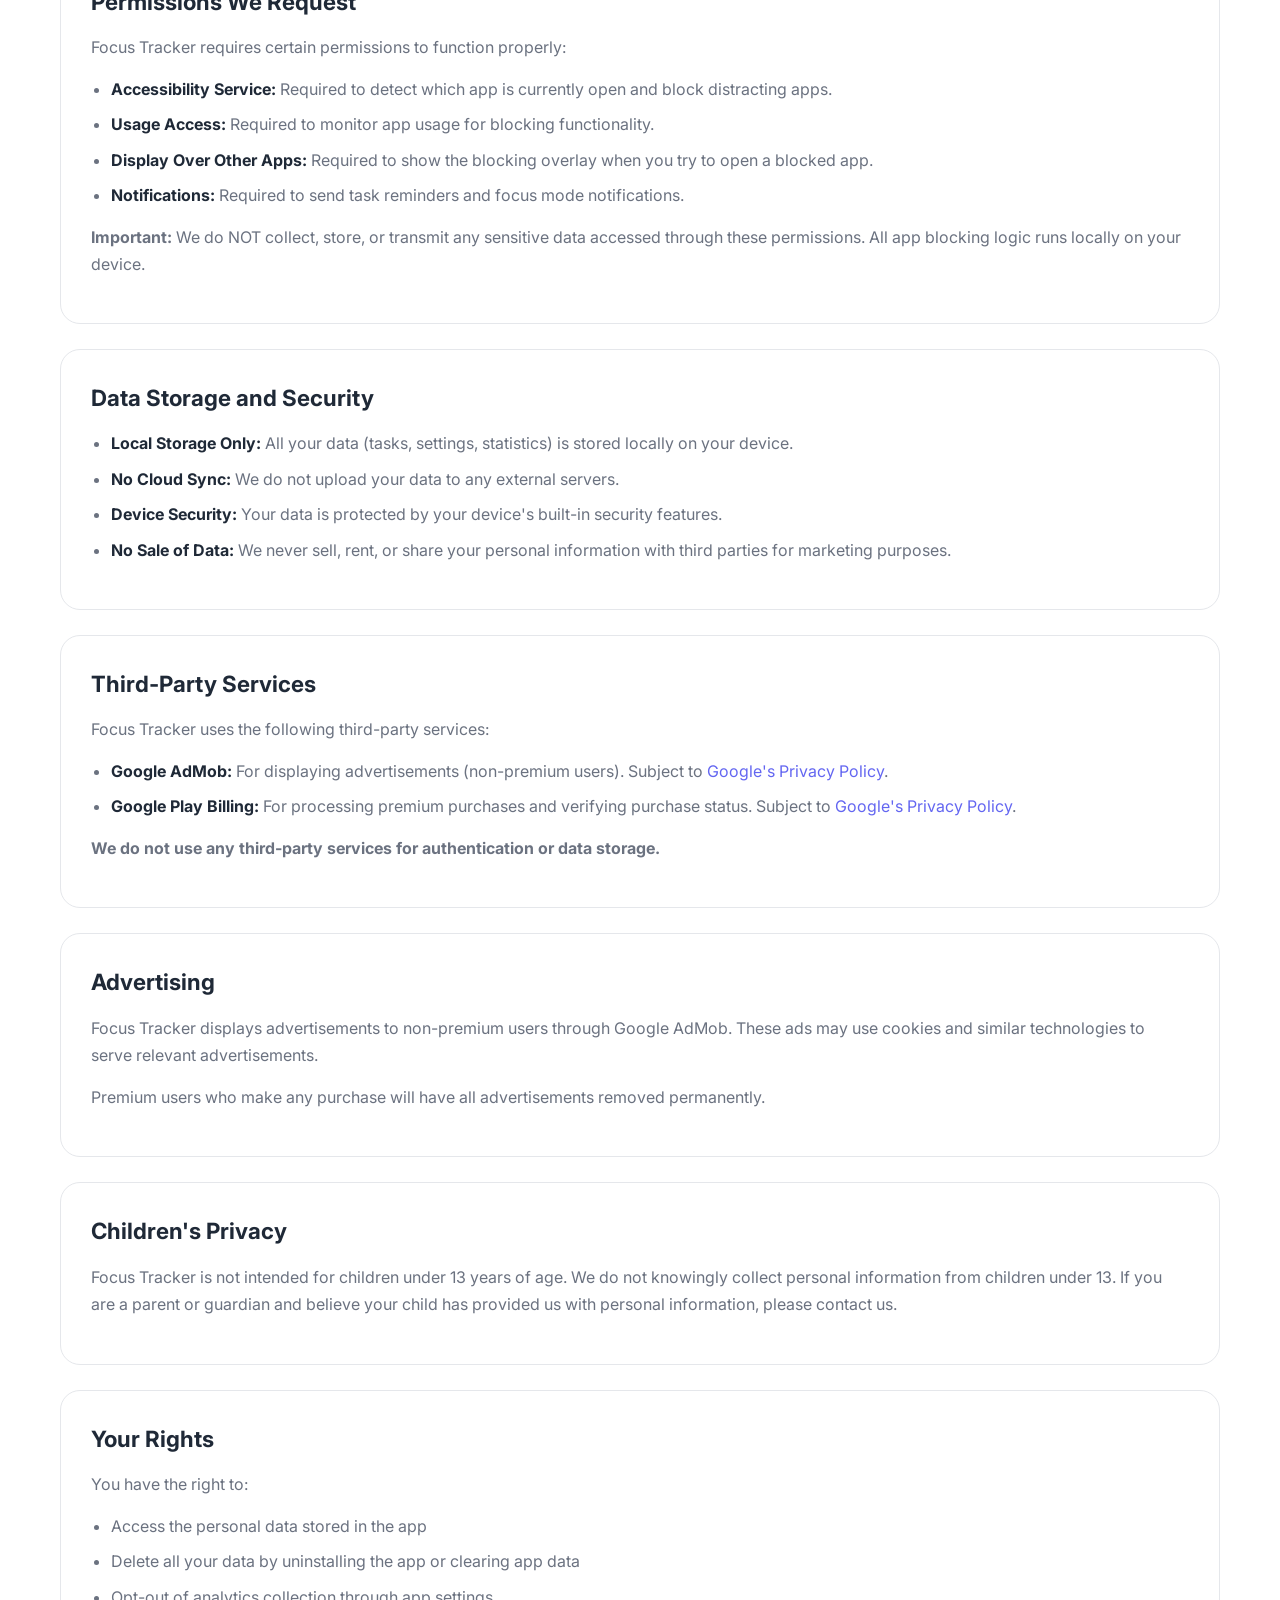
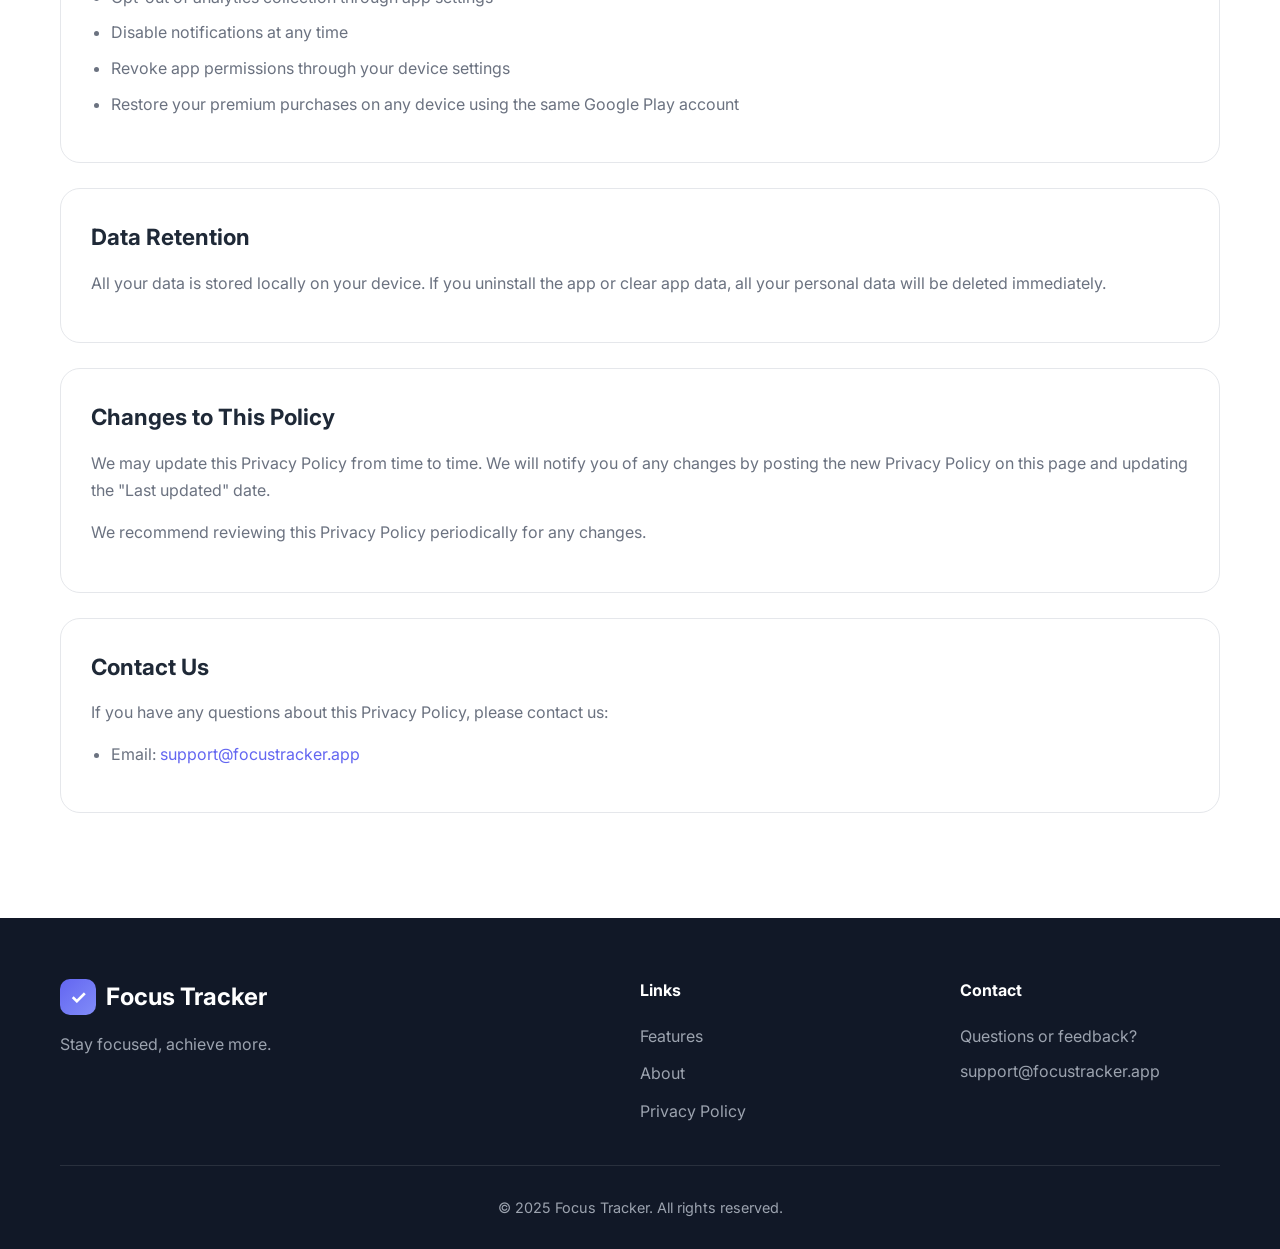
<file: privacy.html>
<!DOCTYPE html>
<html lang="en">
<head>
    <meta charset="UTF-8">
    <meta name="viewport" content="width=device-width, initial-scale=1.0">
    <meta name="description" content="Focus Tracker Privacy Policy - Learn how we protect your data and privacy.">
    <title>Privacy Policy - Focus Tracker</title>
    <link rel="stylesheet" href="css/style.css">
    <link rel="preconnect" href="https://fonts.googleapis.com">
    <link rel="preconnect" href="https://fonts.gstatic.com" crossorigin>
    <link href="https://fonts.googleapis.com/css2?family=Inter:wght@400;500;600;700&display=swap" rel="stylesheet">
</head>
<body>
    <!-- Navigation -->
    <nav class="navbar">
        <div class="container">
            <a href="index.html" class="logo">
                <span class="logo-icon">✓</span>
                Focus Tracker
            </a>
            <ul class="nav-links">
                <li><a href="index.html#features">Features</a></li>
                <li><a href="about.html">About</a></li>
                <li><a href="privacy.html" class="active">Privacy Policy</a></li>
            </ul>
        </div>
    </nav>

    <!-- Privacy Policy Content -->
    <section class="page-content">
        <div class="container">
            <h1>Privacy Policy</h1>
            <p class="last-updated">Last updated: March 2025</p>

            <div class="content-card">
                <h2>Introduction</h2>
                <p>
                    Focus Tracker ("we", "our", or "us") is committed to protecting your privacy. This Privacy Policy explains how we collect, use, and safeguard your information when you use our mobile application.
                </p>
                <p>
                    By using Focus Tracker, you agree to the collection and use of information in accordance with this policy.
                </p>
            </div>

            <div class="content-card">
                <h2>No Account Required</h2>
                <p>
                    <strong>Focus Tracker does not require you to create an account or sign in.</strong> All your data is stored locally on your device, giving you complete control over your information.
                </p>
            </div>

            <div class="content-card">
                <h2>Information We Collect</h2>
                
                <h3>Information Stored Locally</h3>
                <ul>
                    <li><strong>Task Data:</strong> Tasks you create, including titles, descriptions, priorities, and completion status. This data is stored only on your device.</li>
                    <li><strong>App Preferences:</strong> Your settings and preferences within the app.</li>
                    <li><strong>Premium Status:</strong> Your purchase status, verified through Google Play and stored locally.</li>
                </ul>

                <h3>Information Collected Automatically</h3>
                <ul>
                    <li><strong>Usage Statistics:</strong> Anonymous data about how you use the app, such as tasks completed and streaks.</li>
                    <li><strong>App Usage Data:</strong> Information about which apps are in the foreground (required for app blocking functionality). This data is not stored or transmitted.</li>
                    <li><strong>Device Information:</strong> Basic device information for app compatibility and crash reporting.</li>
                </ul>
            </div>

            <div class="content-card">
                <h2>How We Use Your Information</h2>
                <p>We use the information we collect to:</p>
                <ul>
                    <li>Provide and maintain the Focus Tracker service</li>
                    <li>Block distracting apps when you have pending tasks</li>
                    <li>Track your productivity statistics and streaks locally</li>
                    <li>Send task reminders and notifications</li>
                    <li>Improve and optimize the app experience</li>
                </ul>
            </div>

            <div class="content-card">
                <h2>Permissions We Request</h2>
                <p>Focus Tracker requires certain permissions to function properly:</p>
                <ul>
                    <li><strong>Accessibility Service:</strong> Required to detect which app is currently open and block distracting apps.</li>
                    <li><strong>Usage Access:</strong> Required to monitor app usage for blocking functionality.</li>
                    <li><strong>Display Over Other Apps:</strong> Required to show the blocking overlay when you try to open a blocked app.</li>
                    <li><strong>Notifications:</strong> Required to send task reminders and focus mode notifications.</li>
                </ul>
                <p>
                    <strong>Important:</strong> We do NOT collect, store, or transmit any sensitive data accessed through these permissions. All app blocking logic runs locally on your device.
                </p>
            </div>

            <div class="content-card">
                <h2>Data Storage and Security</h2>
                <ul>
                    <li><strong>Local Storage Only:</strong> All your data (tasks, settings, statistics) is stored locally on your device.</li>
                    <li><strong>No Cloud Sync:</strong> We do not upload your data to any external servers.</li>
                    <li><strong>Device Security:</strong> Your data is protected by your device's built-in security features.</li>
                    <li><strong>No Sale of Data:</strong> We never sell, rent, or share your personal information with third parties for marketing purposes.</li>
                </ul>
            </div>

            <div class="content-card">
                <h2>Third-Party Services</h2>
                <p>Focus Tracker uses the following third-party services:</p>
                <ul>
                    <li><strong>Google AdMob:</strong> For displaying advertisements (non-premium users). Subject to <a href="https://policies.google.com/privacy" target="_blank">Google's Privacy Policy</a>.</li>
                    <li><strong>Google Play Billing:</strong> For processing premium purchases and verifying purchase status. Subject to <a href="https://policies.google.com/privacy" target="_blank">Google's Privacy Policy</a>.</li>
                </ul>
                <p>
                    <strong>We do not use any third-party services for authentication or data storage.</strong>
                </p>
            </div>

            <div class="content-card">
                <h2>Advertising</h2>
                <p>
                    Focus Tracker displays advertisements to non-premium users through Google AdMob. These ads may use cookies and similar technologies to serve relevant advertisements.
                </p>
                <p>
                    Premium users who make any purchase will have all advertisements removed permanently.
                </p>
            </div>

            <div class="content-card">
                <h2>Children's Privacy</h2>
                <p>
                    Focus Tracker is not intended for children under 13 years of age. We do not knowingly collect personal information from children under 13. If you are a parent or guardian and believe your child has provided us with personal information, please contact us.
                </p>
            </div>

            <div class="content-card">
                <h2>Your Rights</h2>
                <p>You have the right to:</p>
                <ul>
                    <li>Access the personal data stored in the app</li>
                    <li>Delete all your data by uninstalling the app or clearing app data</li>
                    <li>Opt-out of analytics collection through app settings</li>
                    <li>Disable notifications at any time</li>
                    <li>Revoke app permissions through your device settings</li>
                    <li>Restore your premium purchases on any device using the same Google Play account</li>
                </ul>
            </div>

            <div class="content-card">
                <h2>Data Retention</h2>
                <p>
                    All your data is stored locally on your device. If you uninstall the app or clear app data, all your personal data will be deleted immediately.
                </p>
            </div>

            <div class="content-card">
                <h2>Changes to This Policy</h2>
                <p>
                    We may update this Privacy Policy from time to time. We will notify you of any changes by posting the new Privacy Policy on this page and updating the "Last updated" date.
                </p>
                <p>
                    We recommend reviewing this Privacy Policy periodically for any changes.
                </p>
            </div>

            <div class="content-card">
                <h2>Contact Us</h2>
                <p>If you have any questions about this Privacy Policy, please contact us:</p>
                <ul>
                    <li>Email: <a href="mailto:support@focustracker.app">support@focustracker.app</a></li>
                </ul>
            </div>
        </div>
    </section>

    <!-- Footer -->
    <footer class="footer">
        <div class="container">
            <div class="footer-content">
                <div class="footer-brand">
                    <a href="index.html" class="logo">
                        <span class="logo-icon">✓</span>
                        Focus Tracker
                    </a>
                    <p>Stay focused, achieve more.</p>
                </div>
                <div class="footer-links">
                    <h4>Links</h4>
                    <ul>
                        <li><a href="index.html#features">Features</a></li>
                        <li><a href="about.html">About</a></li>
                        <li><a href="privacy.html">Privacy Policy</a></li>
                    </ul>
                </div>
                <div class="footer-contact">
                    <h4>Contact</h4>
                    <p>Questions or feedback?</p>
                    <a href="mailto:support@focustracker.app">support@focustracker.app</a>
                </div>
            </div>
            <div class="footer-bottom">
                <p>&copy; 2025 Focus Tracker. All rights reserved.</p>
            </div>
        </div>
    </footer>
</body>
</html>
</file>
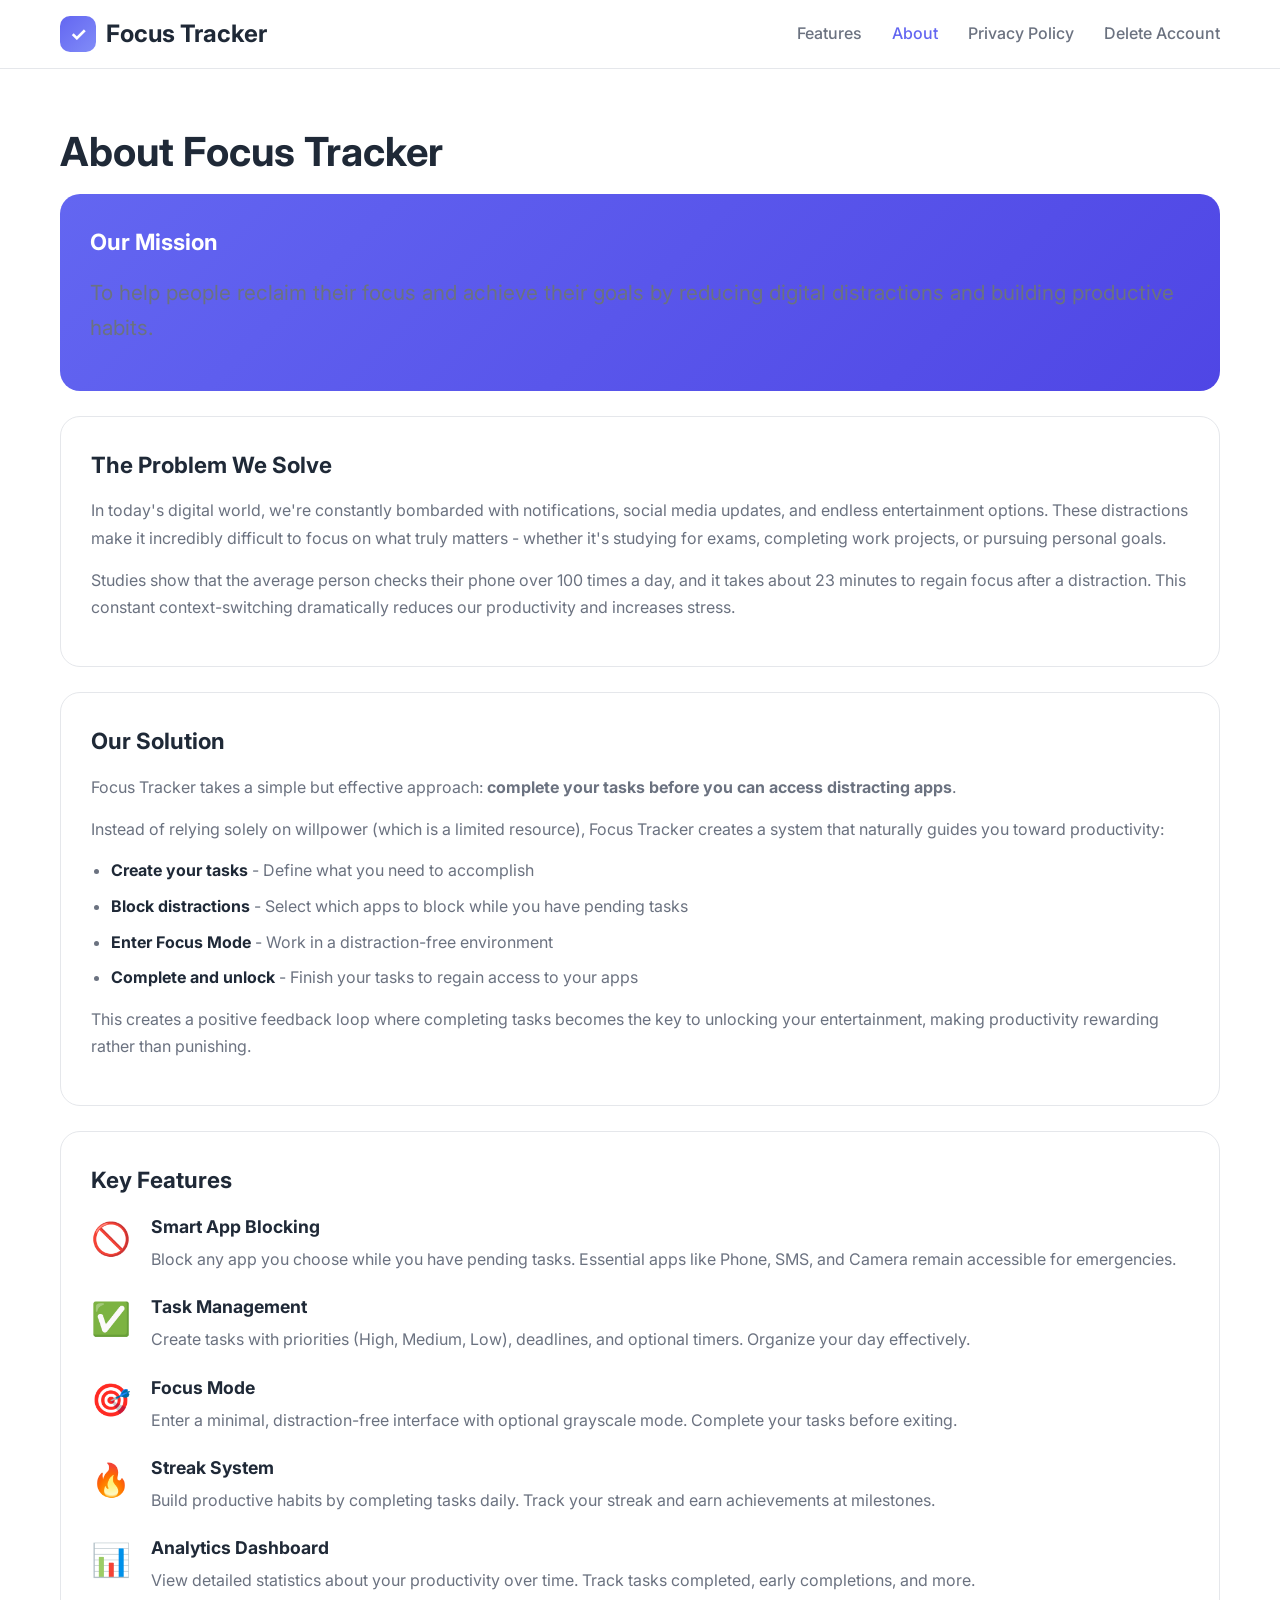
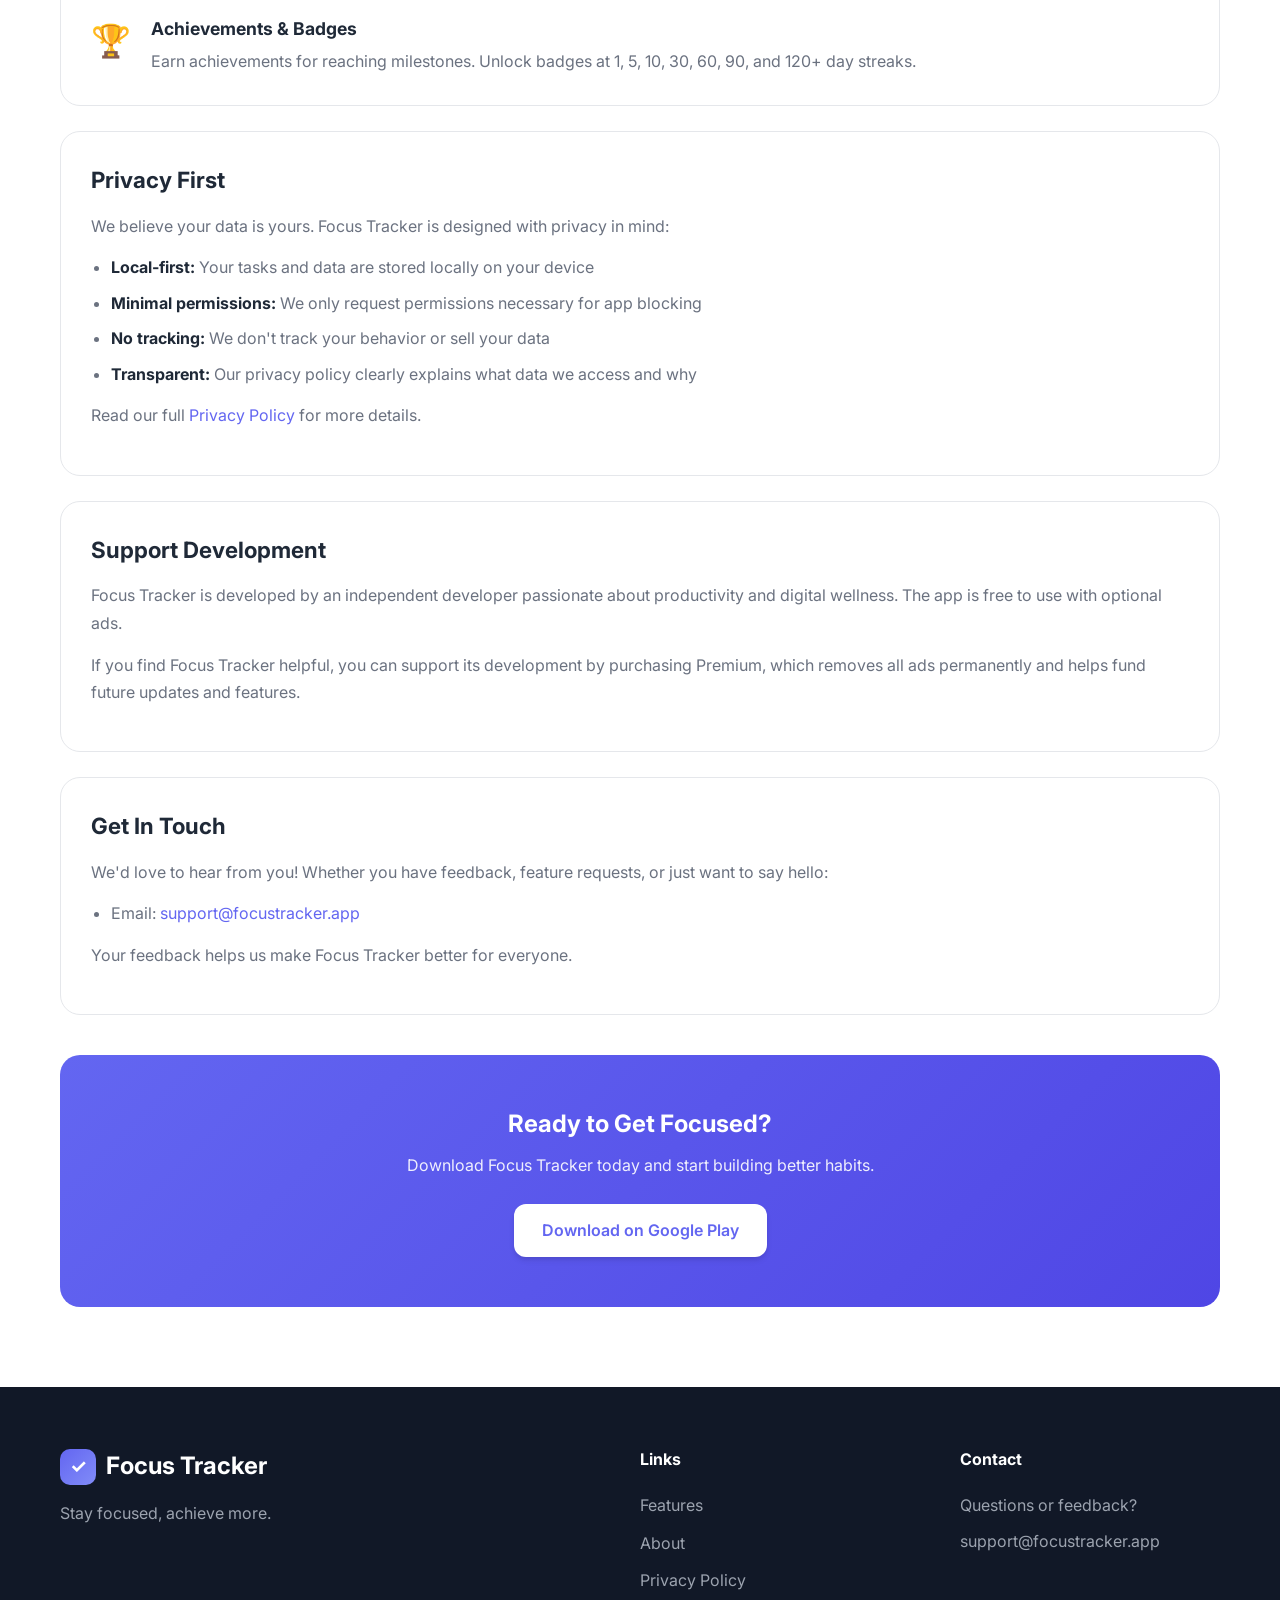
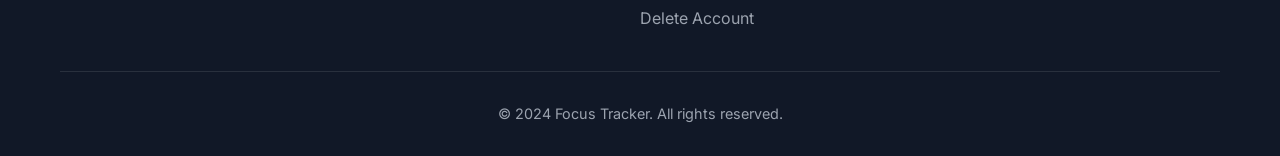
<file: website/about.html>
<!DOCTYPE html>
<html lang="en">
<head>
    <meta charset="UTF-8">
    <meta name="viewport" content="width=device-width, initial-scale=1.0">
    <meta name="description" content="About Focus Tracker - Learn about our mission to help you stay focused and productive.">
    <title>About - Focus Tracker</title>
    <link rel="stylesheet" href="css/style.css">
    <link rel="preconnect" href="https://fonts.googleapis.com">
    <link rel="preconnect" href="https://fonts.gstatic.com" crossorigin>
    <link href="https://fonts.googleapis.com/css2?family=Inter:wght@400;500;600;700&display=swap" rel="stylesheet">
</head>
<body>
    <!-- Navigation -->
    <nav class="navbar">
        <div class="container">
            <a href="index.html" class="logo">
                <span class="logo-icon">✓</span>
                Focus Tracker
            </a>
            <ul class="nav-links">
                <li><a href="index.html#features">Features</a></li>
                <li><a href="about.html" class="active">About</a></li>
                <li><a href="privacy.html">Privacy Policy</a></li>
                <li><a href="delete-account.html">Delete Account</a></li>
            </ul>
        </div>
    </nav>

    <!-- About Content -->
    <section class="page-content">
        <div class="container">
            <h1>About Focus Tracker</h1>

            <div class="content-card highlight">
                <h2>Our Mission</h2>
                <p class="mission-statement">
                    To help people reclaim their focus and achieve their goals by reducing digital distractions and building productive habits.
                </p>
            </div>

            <div class="content-card">
                <h2>The Problem We Solve</h2>
                <p>
                    In today's digital world, we're constantly bombarded with notifications, social media updates, and endless entertainment options. These distractions make it incredibly difficult to focus on what truly matters - whether it's studying for exams, completing work projects, or pursuing personal goals.
                </p>
                <p>
                    Studies show that the average person checks their phone over 100 times a day, and it takes about 23 minutes to regain focus after a distraction. This constant context-switching dramatically reduces our productivity and increases stress.
                </p>
            </div>

            <div class="content-card">
                <h2>Our Solution</h2>
                <p>
                    Focus Tracker takes a simple but effective approach: <strong>complete your tasks before you can access distracting apps</strong>.
                </p>
                <p>
                    Instead of relying solely on willpower (which is a limited resource), Focus Tracker creates a system that naturally guides you toward productivity:
                </p>
                <ul>
                    <li><strong>Create your tasks</strong> - Define what you need to accomplish</li>
                    <li><strong>Block distractions</strong> - Select which apps to block while you have pending tasks</li>
                    <li><strong>Enter Focus Mode</strong> - Work in a distraction-free environment</li>
                    <li><strong>Complete and unlock</strong> - Finish your tasks to regain access to your apps</li>
                </ul>
                <p>
                    This creates a positive feedback loop where completing tasks becomes the key to unlocking your entertainment, making productivity rewarding rather than punishing.
                </p>
            </div>

            <div class="content-card">
                <h2>Key Features</h2>
                <div class="feature-list">
                    <div class="feature-item">
                        <span class="feature-icon">🚫</span>
                        <div>
                            <h4>Smart App Blocking</h4>
                            <p>Block any app you choose while you have pending tasks. Essential apps like Phone, SMS, and Camera remain accessible for emergencies.</p>
                        </div>
                    </div>
                    <div class="feature-item">
                        <span class="feature-icon">✅</span>
                        <div>
                            <h4>Task Management</h4>
                            <p>Create tasks with priorities (High, Medium, Low), deadlines, and optional timers. Organize your day effectively.</p>
                        </div>
                    </div>
                    <div class="feature-item">
                        <span class="feature-icon">🎯</span>
                        <div>
                            <h4>Focus Mode</h4>
                            <p>Enter a minimal, distraction-free interface with optional grayscale mode. Complete your tasks before exiting.</p>
                        </div>
                    </div>
                    <div class="feature-item">
                        <span class="feature-icon">🔥</span>
                        <div>
                            <h4>Streak System</h4>
                            <p>Build productive habits by completing tasks daily. Track your streak and earn achievements at milestones.</p>
                        </div>
                    </div>
                    <div class="feature-item">
                        <span class="feature-icon">📊</span>
                        <div>
                            <h4>Analytics Dashboard</h4>
                            <p>View detailed statistics about your productivity over time. Track tasks completed, early completions, and more.</p>
                        </div>
                    </div>
                    <div class="feature-item">
                        <span class="feature-icon">🏆</span>
                        <div>
                            <h4>Achievements & Badges</h4>
                            <p>Earn achievements for reaching milestones. Unlock badges at 1, 5, 10, 30, 60, 90, and 120+ day streaks.</p>
                        </div>
                    </div>
                </div>
            </div>

            <div class="content-card">
                <h2>Privacy First</h2>
                <p>
                    We believe your data is yours. Focus Tracker is designed with privacy in mind:
                </p>
                <ul>
                    <li><strong>Local-first:</strong> Your tasks and data are stored locally on your device</li>
                    <li><strong>Minimal permissions:</strong> We only request permissions necessary for app blocking</li>
                    <li><strong>No tracking:</strong> We don't track your behavior or sell your data</li>
                    <li><strong>Transparent:</strong> Our privacy policy clearly explains what data we access and why</li>
                </ul>
                <p>
                    Read our full <a href="privacy.html">Privacy Policy</a> for more details.
                </p>
            </div>

            <div class="content-card">
                <h2>Support Development</h2>
                <p>
                    Focus Tracker is developed by an independent developer passionate about productivity and digital wellness. The app is free to use with optional ads.
                </p>
                <p>
                    If you find Focus Tracker helpful, you can support its development by purchasing Premium, which removes all ads permanently and helps fund future updates and features.
                </p>
            </div>

            <div class="content-card">
                <h2>Get In Touch</h2>
                <p>
                    We'd love to hear from you! Whether you have feedback, feature requests, or just want to say hello:
                </p>
                <ul>
                    <li>Email: <a href="mailto:support@focustracker.app">support@focustracker.app</a></li>
                </ul>
                <p>
                    Your feedback helps us make Focus Tracker better for everyone.
                </p>
            </div>

            <div class="cta-inline">
                <h2>Ready to Get Focused?</h2>
                <p>Download Focus Tracker today and start building better habits.</p>
                <a href="https://play.google.com/store/apps/details?id=com.focustracker.productivity" class="btn btn-primary">
                    Download on Google Play
                </a>
            </div>
        </div>
    </section>

    <!-- Footer -->
    <footer class="footer">
        <div class="container">
            <div class="footer-content">
                <div class="footer-brand">
                    <a href="index.html" class="logo">
                        <span class="logo-icon">✓</span>
                        Focus Tracker
                    </a>
                    <p>Stay focused, achieve more.</p>
                </div>
                <div class="footer-links">
                    <h4>Links</h4>
                    <ul>
                        <li><a href="index.html#features">Features</a></li>
                        <li><a href="about.html">About</a></li>
                        <li><a href="privacy.html">Privacy Policy</a></li>
                        <li><a href="delete-account.html">Delete Account</a></li>
                    </ul>
                </div>
                <div class="footer-contact">
                    <h4>Contact</h4>
                    <p>Questions or feedback?</p>
                    <a href="mailto:support@focustracker.app">support@focustracker.app</a>
                </div>
            </div>
            <div class="footer-bottom">
                <p>&copy; 2024 Focus Tracker. All rights reserved.</p>
            </div>
        </div>
    </footer>
</body>
</html>
</file>
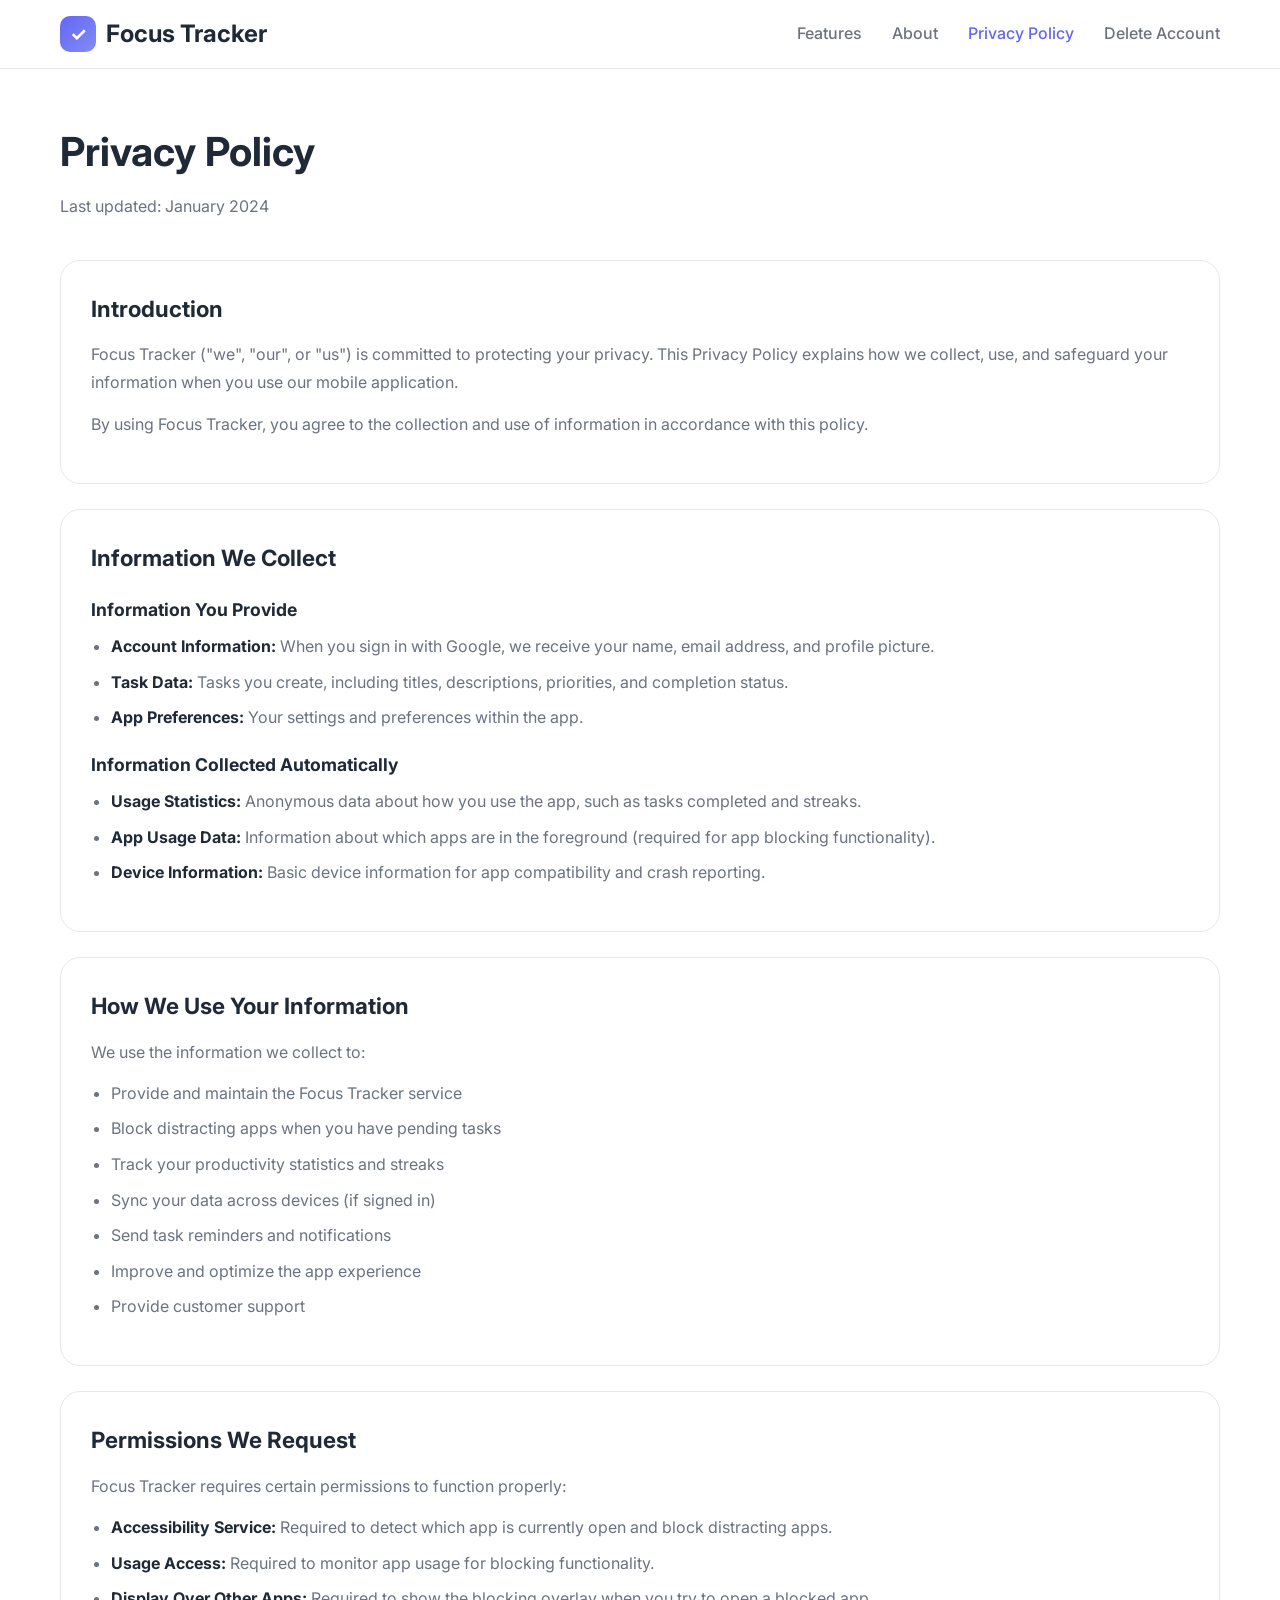
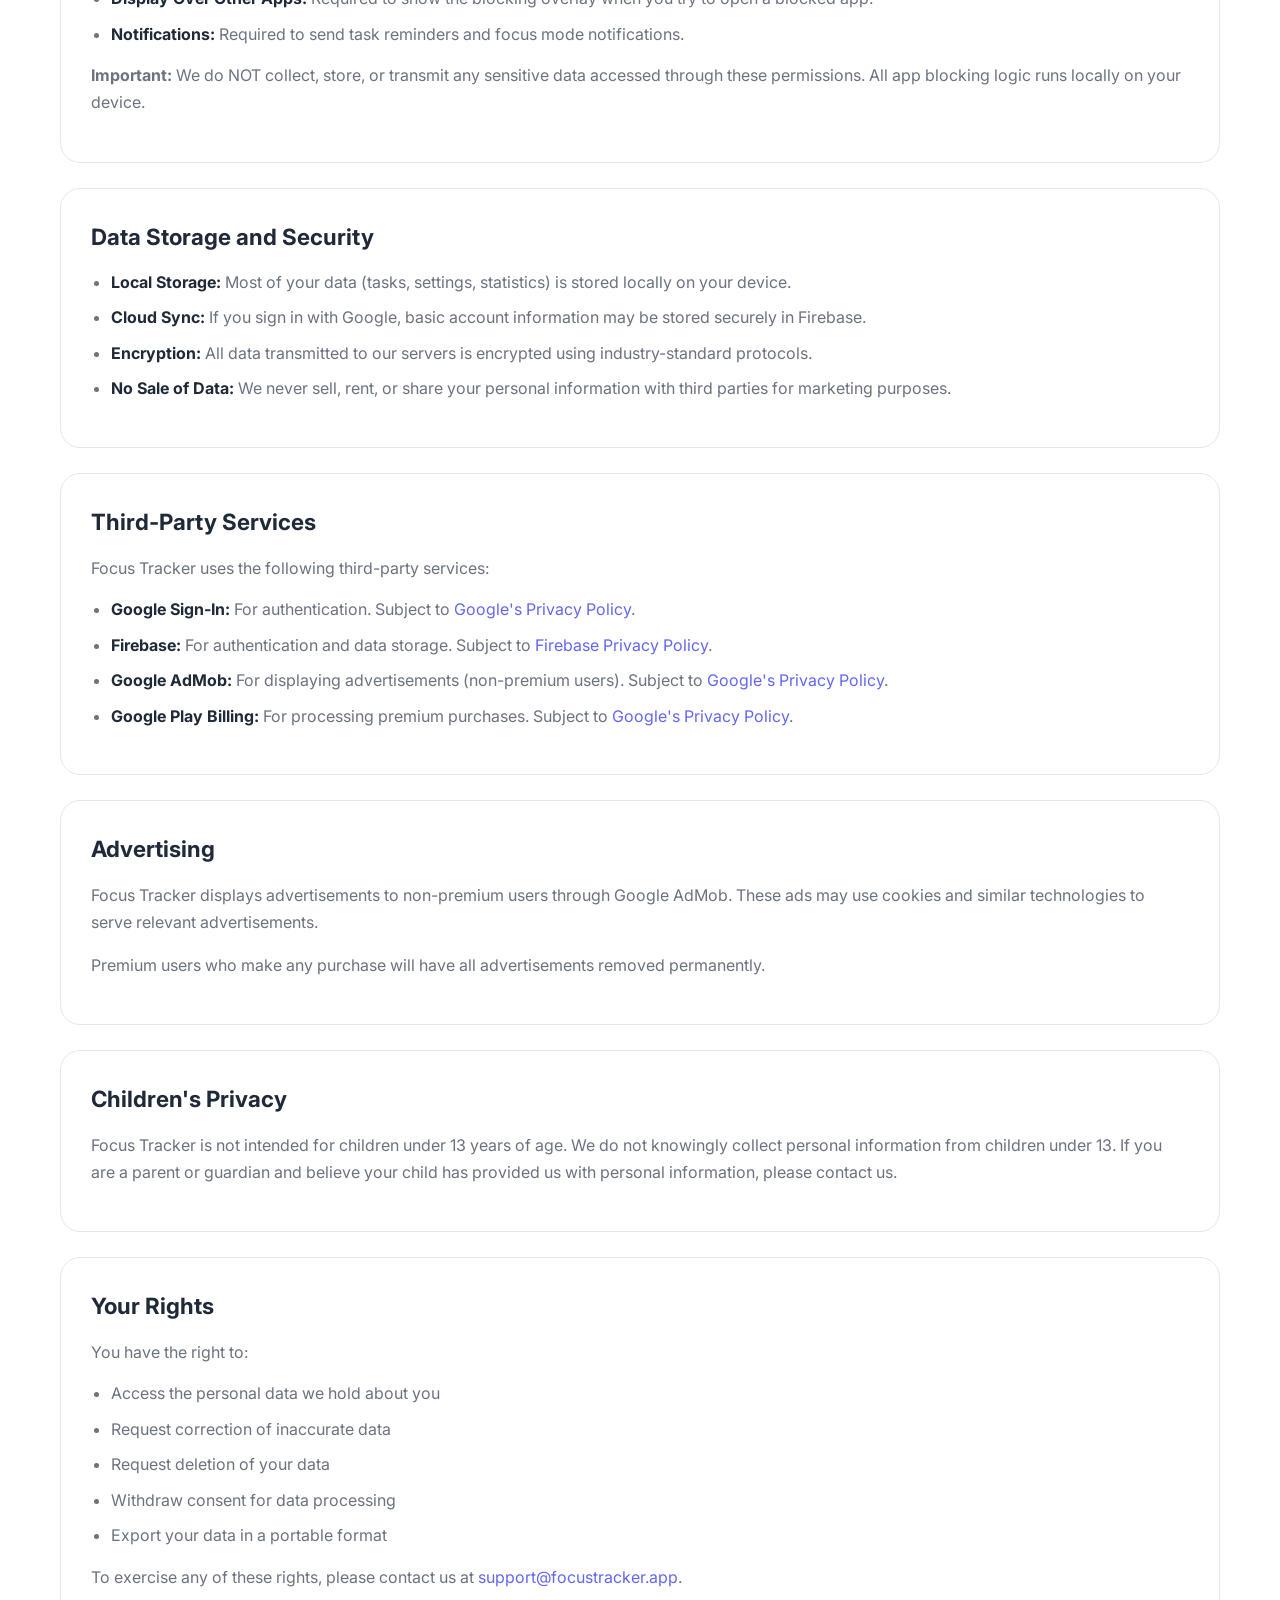
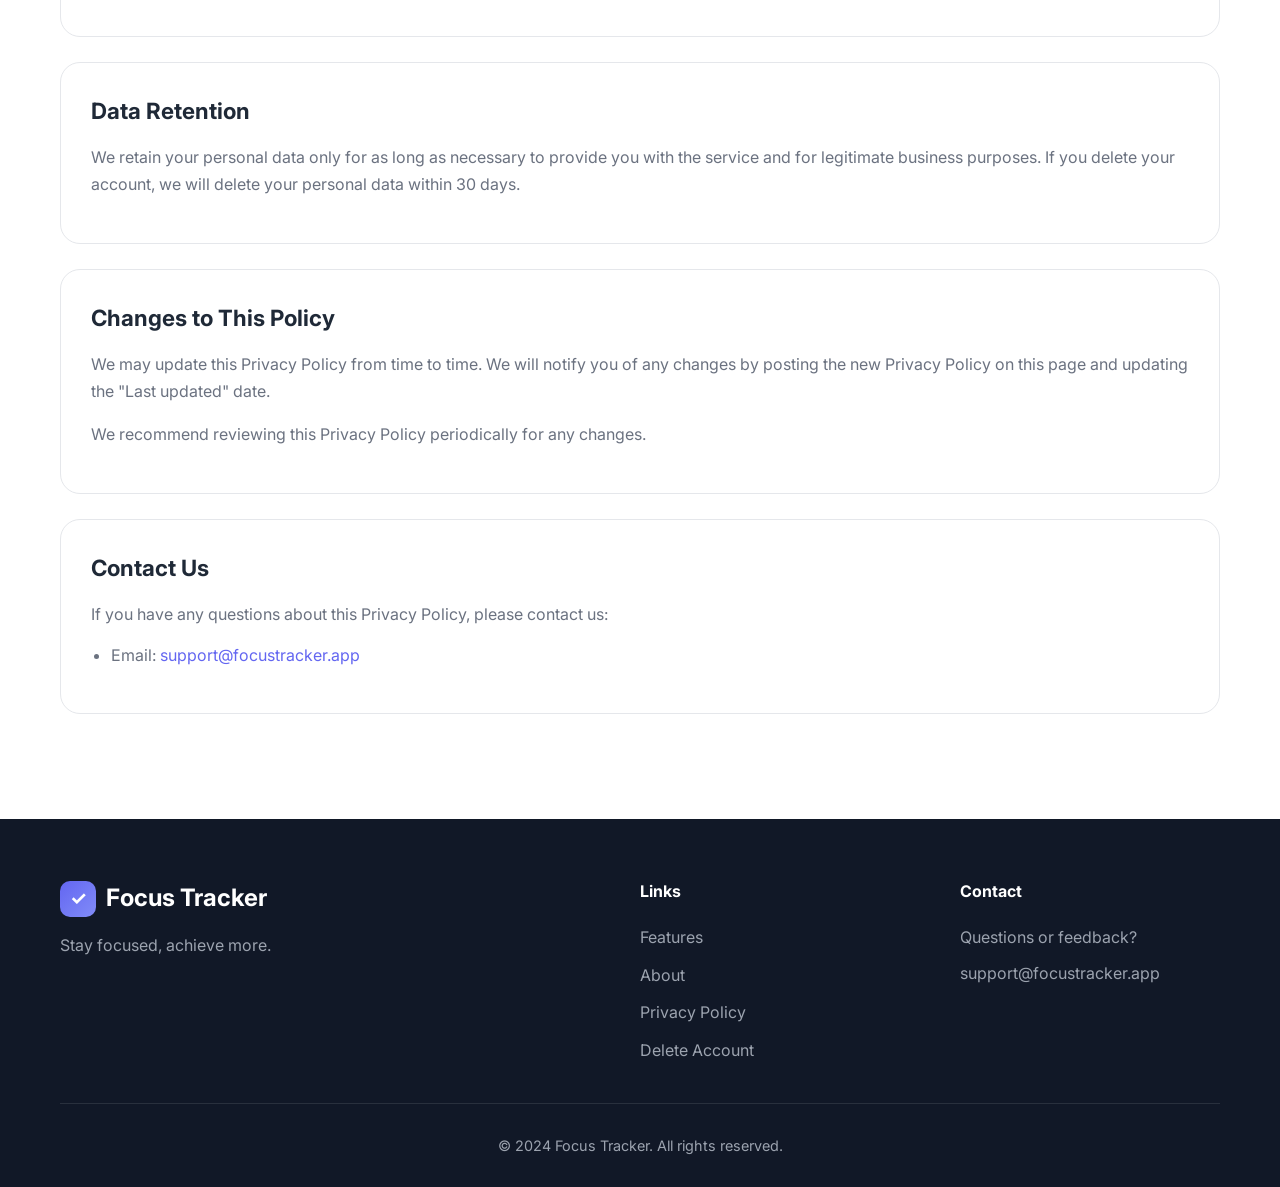
<file: website/privacy.html>
<!DOCTYPE html>
<html lang="en">
<head>
    <meta charset="UTF-8">
    <meta name="viewport" content="width=device-width, initial-scale=1.0">
    <meta name="description" content="Focus Tracker Privacy Policy - Learn how we protect your data and privacy.">
    <title>Privacy Policy - Focus Tracker</title>
    <link rel="stylesheet" href="css/style.css">
    <link rel="preconnect" href="https://fonts.googleapis.com">
    <link rel="preconnect" href="https://fonts.gstatic.com" crossorigin>
    <link href="https://fonts.googleapis.com/css2?family=Inter:wght@400;500;600;700&display=swap" rel="stylesheet">
</head>
<body>
    <!-- Navigation -->
    <nav class="navbar">
        <div class="container">
            <a href="index.html" class="logo">
                <span class="logo-icon">✓</span>
                Focus Tracker
            </a>
            <ul class="nav-links">
                <li><a href="index.html#features">Features</a></li>
                <li><a href="about.html">About</a></li>
                <li><a href="privacy.html" class="active">Privacy Policy</a></li>
                <li><a href="delete-account.html">Delete Account</a></li>
            </ul>
        </div>
    </nav>

    <!-- Privacy Policy Content -->
    <section class="page-content">
        <div class="container">
            <h1>Privacy Policy</h1>
            <p class="last-updated">Last updated: January 2024</p>

            <div class="content-card">
                <h2>Introduction</h2>
                <p>
                    Focus Tracker ("we", "our", or "us") is committed to protecting your privacy. This Privacy Policy explains how we collect, use, and safeguard your information when you use our mobile application.
                </p>
                <p>
                    By using Focus Tracker, you agree to the collection and use of information in accordance with this policy.
                </p>
            </div>

            <div class="content-card">
                <h2>Information We Collect</h2>
                
                <h3>Information You Provide</h3>
                <ul>
                    <li><strong>Account Information:</strong> When you sign in with Google, we receive your name, email address, and profile picture.</li>
                    <li><strong>Task Data:</strong> Tasks you create, including titles, descriptions, priorities, and completion status.</li>
                    <li><strong>App Preferences:</strong> Your settings and preferences within the app.</li>
                </ul>

                <h3>Information Collected Automatically</h3>
                <ul>
                    <li><strong>Usage Statistics:</strong> Anonymous data about how you use the app, such as tasks completed and streaks.</li>
                    <li><strong>App Usage Data:</strong> Information about which apps are in the foreground (required for app blocking functionality).</li>
                    <li><strong>Device Information:</strong> Basic device information for app compatibility and crash reporting.</li>
                </ul>
            </div>

            <div class="content-card">
                <h2>How We Use Your Information</h2>
                <p>We use the information we collect to:</p>
                <ul>
                    <li>Provide and maintain the Focus Tracker service</li>
                    <li>Block distracting apps when you have pending tasks</li>
                    <li>Track your productivity statistics and streaks</li>
                    <li>Sync your data across devices (if signed in)</li>
                    <li>Send task reminders and notifications</li>
                    <li>Improve and optimize the app experience</li>
                    <li>Provide customer support</li>
                </ul>
            </div>

            <div class="content-card">
                <h2>Permissions We Request</h2>
                <p>Focus Tracker requires certain permissions to function properly:</p>
                <ul>
                    <li><strong>Accessibility Service:</strong> Required to detect which app is currently open and block distracting apps.</li>
                    <li><strong>Usage Access:</strong> Required to monitor app usage for blocking functionality.</li>
                    <li><strong>Display Over Other Apps:</strong> Required to show the blocking overlay when you try to open a blocked app.</li>
                    <li><strong>Notifications:</strong> Required to send task reminders and focus mode notifications.</li>
                </ul>
                <p>
                    <strong>Important:</strong> We do NOT collect, store, or transmit any sensitive data accessed through these permissions. All app blocking logic runs locally on your device.
                </p>
            </div>

            <div class="content-card">
                <h2>Data Storage and Security</h2>
                <ul>
                    <li><strong>Local Storage:</strong> Most of your data (tasks, settings, statistics) is stored locally on your device.</li>
                    <li><strong>Cloud Sync:</strong> If you sign in with Google, basic account information may be stored securely in Firebase.</li>
                    <li><strong>Encryption:</strong> All data transmitted to our servers is encrypted using industry-standard protocols.</li>
                    <li><strong>No Sale of Data:</strong> We never sell, rent, or share your personal information with third parties for marketing purposes.</li>
                </ul>
            </div>

            <div class="content-card">
                <h2>Third-Party Services</h2>
                <p>Focus Tracker uses the following third-party services:</p>
                <ul>
                    <li><strong>Google Sign-In:</strong> For authentication. Subject to <a href="https://policies.google.com/privacy" target="_blank">Google's Privacy Policy</a>.</li>
                    <li><strong>Firebase:</strong> For authentication and data storage. Subject to <a href="https://firebase.google.com/support/privacy" target="_blank">Firebase Privacy Policy</a>.</li>
                    <li><strong>Google AdMob:</strong> For displaying advertisements (non-premium users). Subject to <a href="https://policies.google.com/privacy" target="_blank">Google's Privacy Policy</a>.</li>
                    <li><strong>Google Play Billing:</strong> For processing premium purchases. Subject to <a href="https://policies.google.com/privacy" target="_blank">Google's Privacy Policy</a>.</li>
                </ul>
            </div>

            <div class="content-card">
                <h2>Advertising</h2>
                <p>
                    Focus Tracker displays advertisements to non-premium users through Google AdMob. These ads may use cookies and similar technologies to serve relevant advertisements.
                </p>
                <p>
                    Premium users who make any purchase will have all advertisements removed permanently.
                </p>
            </div>

            <div class="content-card">
                <h2>Children's Privacy</h2>
                <p>
                    Focus Tracker is not intended for children under 13 years of age. We do not knowingly collect personal information from children under 13. If you are a parent or guardian and believe your child has provided us with personal information, please contact us.
                </p>
            </div>

            <div class="content-card">
                <h2>Your Rights</h2>
                <p>You have the right to:</p>
                <ul>
                    <li>Access the personal data we hold about you</li>
                    <li>Request correction of inaccurate data</li>
                    <li>Request deletion of your data</li>
                    <li>Withdraw consent for data processing</li>
                    <li>Export your data in a portable format</li>
                </ul>
                <p>To exercise any of these rights, please contact us at <a href="mailto:support@focustracker.app">support@focustracker.app</a>.</p>
            </div>

            <div class="content-card">
                <h2>Data Retention</h2>
                <p>
                    We retain your personal data only for as long as necessary to provide you with the service and for legitimate business purposes. If you delete your account, we will delete your personal data within 30 days.
                </p>
            </div>

            <div class="content-card">
                <h2>Changes to This Policy</h2>
                <p>
                    We may update this Privacy Policy from time to time. We will notify you of any changes by posting the new Privacy Policy on this page and updating the "Last updated" date.
                </p>
                <p>
                    We recommend reviewing this Privacy Policy periodically for any changes.
                </p>
            </div>

            <div class="content-card">
                <h2>Contact Us</h2>
                <p>If you have any questions about this Privacy Policy, please contact us:</p>
                <ul>
                    <li>Email: <a href="mailto:support@focustracker.app">support@focustracker.app</a></li>
                </ul>
            </div>
        </div>
    </section>

    <!-- Footer -->
    <footer class="footer">
        <div class="container">
            <div class="footer-content">
                <div class="footer-brand">
                    <a href="index.html" class="logo">
                        <span class="logo-icon">✓</span>
                        Focus Tracker
                    </a>
                    <p>Stay focused, achieve more.</p>
                </div>
                <div class="footer-links">
                    <h4>Links</h4>
                    <ul>
                        <li><a href="index.html#features">Features</a></li>
                        <li><a href="about.html">About</a></li>
                        <li><a href="privacy.html">Privacy Policy</a></li>
                        <li><a href="delete-account.html">Delete Account</a></li>
                    </ul>
                </div>
                <div class="footer-contact">
                    <h4>Contact</h4>
                    <p>Questions or feedback?</p>
                    <a href="mailto:support@focustracker.app">support@focustracker.app</a>
                </div>
            </div>
            <div class="footer-bottom">
                <p>&copy; 2024 Focus Tracker. All rights reserved.</p>
            </div>
        </div>
    </footer>
</body>
</html>
</file>
<file: css/style.css>
/* ===== CSS Variables ===== */
:root {
    --primary-color: #6366f1;
    --primary-dark: #4f46e5;
    --primary-light: #818cf8;
    --secondary-color: #10b981;
    --accent-color: #f59e0b;
    --text-color: #1f2937;
    --text-light: #6b7280;
    --text-lighter: #9ca3af;
    --bg-color: #ffffff;
    --bg-light: #f9fafb;
    --bg-dark: #111827;
    --border-color: #e5e7eb;
    --shadow: 0 4px 6px -1px rgba(0, 0, 0, 0.1), 0 2px 4px -1px rgba(0, 0, 0, 0.06);
    --shadow-lg: 0 10px 15px -3px rgba(0, 0, 0, 0.1), 0 4px 6px -2px rgba(0, 0, 0, 0.05);
    --radius: 12px;
    --radius-lg: 20px;
}

/* ===== Reset & Base ===== */
* {
    margin: 0;
    padding: 0;
    box-sizing: border-box;
}

html {
    scroll-behavior: smooth;
}

body {
    font-family: 'Inter', -apple-system, BlinkMacSystemFont, 'Segoe UI', Roboto, Oxygen, Ubuntu, sans-serif;
    color: var(--text-color);
    background-color: var(--bg-color);
    line-height: 1.6;
}

a {
    color: var(--primary-color);
    text-decoration: none;
    transition: color 0.2s;
}

a:hover {
    color: var(--primary-dark);
}

ul {
    list-style: none;
}

img {
    max-width: 100%;
    height: auto;
}

/* ===== Container ===== */
.container {
    max-width: 1200px;
    margin: 0 auto;
    padding: 0 20px;
}

/* ===== Navbar ===== */
.navbar {
    position: fixed;
    top: 0;
    left: 0;
    right: 0;
    background: rgba(255, 255, 255, 0.95);
    backdrop-filter: blur(10px);
    border-bottom: 1px solid var(--border-color);
    z-index: 1000;
    padding: 15px 0;
}

.navbar .container {
    display: flex;
    justify-content: space-between;
    align-items: center;
}

.logo {
    display: flex;
    align-items: center;
    gap: 10px;
    font-size: 1.5rem;
    font-weight: 700;
    color: var(--text-color);
}

.logo-icon {
    display: flex;
    align-items: center;
    justify-content: center;
    width: 36px;
    height: 36px;
    background: linear-gradient(135deg, var(--primary-color), var(--primary-light));
    color: white;
    border-radius: 10px;
    font-size: 1.2rem;
}

.nav-links {
    display: flex;
    gap: 30px;
}

.nav-links a {
    color: var(--text-light);
    font-weight: 500;
    transition: color 0.2s;
}

.nav-links a:hover,
.nav-links a.active {
    color: var(--primary-color);
}

/* ===== Buttons ===== */
.btn {
    display: inline-flex;
    align-items: center;
    gap: 10px;
    padding: 14px 28px;
    border-radius: var(--radius);
    font-weight: 600;
    font-size: 1rem;
    cursor: pointer;
    transition: all 0.2s;
    border: none;
}

.btn-primary {
    background: linear-gradient(135deg, var(--primary-color), var(--primary-dark));
    color: white;
    box-shadow: var(--shadow);
}

.btn-primary:hover {
    transform: translateY(-2px);
    box-shadow: var(--shadow-lg);
    color: white;
}

.btn-large {
    padding: 18px 36px;
    font-size: 1.1rem;
}

/* ===== Hero Section ===== */
.hero {
    padding: 140px 0 80px;
    background: linear-gradient(180deg, var(--bg-light) 0%, var(--bg-color) 100%);
}

.hero .container {
    display: grid;
    grid-template-columns: 1fr 1fr;
    gap: 60px;
    align-items: center;
}

.hero-content h1 {
    font-size: 3.5rem;
    font-weight: 800;
    line-height: 1.1;
    margin-bottom: 20px;
    background: linear-gradient(135deg, var(--text-color), var(--primary-color));
    -webkit-background-clip: text;
    -webkit-text-fill-color: transparent;
    background-clip: text;
}

.hero-subtitle {
    font-size: 1.25rem;
    color: var(--text-light);
    margin-bottom: 30px;
    line-height: 1.7;
}

/* Phone Mockup */
.hero-image {
    display: flex;
    justify-content: center;
}

.phone-mockup {
    width: 280px;
    height: 580px;
    background: linear-gradient(145deg, #1a1a1a, #2d2d2d);
    border-radius: 40px;
    padding: 12px;
    box-shadow: var(--shadow-lg);
}

.phone-screen {
    width: 100%;
    height: 100%;
    background: #1a1a1a;
    border-radius: 30px;
    overflow: hidden;
}

.app-preview {
    padding: 40px 20px 20px;
    height: 100%;
}

.preview-header {
    text-align: center;
    color: #e0e0e0;
    font-size: 1.1rem;
    font-weight: 600;
    margin-bottom: 30px;
    padding: 10px;
    background: rgba(255, 255, 255, 0.1);
    border-radius: 10px;
}

.preview-tasks {
    display: flex;
    flex-direction: column;
    gap: 12px;
}

.preview-task {
    display: flex;
    align-items: center;
    gap: 12px;
    padding: 15px;
    background: rgba(255, 255, 255, 0.08);
    border-radius: 12px;
    color: #e0e0e0;
    font-size: 0.95rem;
}

.preview-task .task-check {
    width: 24px;
    height: 24px;
    display: flex;
    align-items: center;
    justify-content: center;
    background: var(--secondary-color);
    color: white;
    border-radius: 6px;
    font-size: 0.9rem;
}

.preview-task.pending .task-check {
    background: transparent;
    border: 2px solid rgba(255, 255, 255, 0.3);
}

/* ===== Features Section ===== */
.features {
    padding: 100px 0;
}

.section-title {
    text-align: center;
    font-size: 2.5rem;
    font-weight: 700;
    margin-bottom: 10px;
}

.section-subtitle {
    text-align: center;
    color: var(--text-light);
    font-size: 1.1rem;
    margin-bottom: 60px;
}

.features-grid {
    display: grid;
    grid-template-columns: repeat(3, 1fr);
    gap: 30px;
}

.feature-card {
    padding: 35px;
    background: var(--bg-color);
    border: 1px solid var(--border-color);
    border-radius: var(--radius-lg);
    transition: all 0.3s;
}

.feature-card:hover {
    transform: translateY(-5px);
    box-shadow: var(--shadow-lg);
    border-color: var(--primary-light);
}

.feature-icon {
    font-size: 2.5rem;
    margin-bottom: 20px;
}

.feature-card h3 {
    font-size: 1.25rem;
    margin-bottom: 12px;
}

.feature-card p {
    color: var(--text-light);
    font-size: 0.95rem;
    line-height: 1.6;
}

/* ===== How It Works Section ===== */
.how-it-works {
    padding: 100px 0;
    background: var(--bg-light);
}

.steps {
    display: grid;
    grid-template-columns: repeat(4, 1fr);
    gap: 30px;
}

.step {
    text-align: center;
    padding: 30px 20px;
}

.step-number {
    width: 60px;
    height: 60px;
    margin: 0 auto 20px;
    background: linear-gradient(135deg, var(--primary-color), var(--primary-dark));
    color: white;
    border-radius: 50%;
    display: flex;
    align-items: center;
    justify-content: center;
    font-size: 1.5rem;
    font-weight: 700;
}

.step h3 {
    font-size: 1.2rem;
    margin-bottom: 10px;
}

.step p {
    color: var(--text-light);
    font-size: 0.95rem;
}

/* ===== CTA Section ===== */
.cta {
    padding: 100px 0;
    background: linear-gradient(135deg, var(--primary-color), var(--primary-dark));
    text-align: center;
    color: white;
}

.cta h2 {
    font-size: 2.5rem;
    margin-bottom: 15px;
}

.cta p {
    font-size: 1.2rem;
    opacity: 0.9;
    margin-bottom: 30px;
}

.cta .btn-primary {
    background: white;
    color: var(--primary-color);
}

.cta .btn-primary:hover {
    background: var(--bg-light);
}

/* ===== Footer ===== */
.footer {
    background: var(--bg-dark);
    color: white;
    padding: 60px 0 30px;
}

.footer-content {
    display: grid;
    grid-template-columns: 2fr 1fr 1fr;
    gap: 60px;
    margin-bottom: 40px;
}

.footer-brand .logo {
    color: white;
    margin-bottom: 15px;
}

.footer-brand p {
    color: var(--text-lighter);
}

.footer-links h4,
.footer-contact h4 {
    font-size: 1rem;
    margin-bottom: 20px;
    color: white;
}

.footer-links ul {
    display: flex;
    flex-direction: column;
    gap: 12px;
}

.footer-links a,
.footer-contact a {
    color: var(--text-lighter);
}

.footer-links a:hover,
.footer-contact a:hover {
    color: white;
}

.footer-contact p {
    color: var(--text-lighter);
    margin-bottom: 10px;
}

.footer-bottom {
    padding-top: 30px;
    border-top: 1px solid rgba(255, 255, 255, 0.1);
    text-align: center;
}

.footer-bottom p {
    color: var(--text-lighter);
    font-size: 0.9rem;
}

/* ===== Page Content (About, Privacy) ===== */
.page-content {
    padding: 120px 0 80px;
}

.page-content h1 {
    font-size: 2.5rem;
    margin-bottom: 10px;
}

.last-updated {
    color: var(--text-light);
    margin-bottom: 40px;
}

.content-card {
    background: var(--bg-color);
    border: 1px solid var(--border-color);
    border-radius: var(--radius-lg);
    padding: 30px;
    margin-bottom: 25px;
}

.content-card.highlight {
    background: linear-gradient(135deg, var(--primary-color), var(--primary-dark));
    color: white;
    border: none;
}

.content-card.highlight h2 {
    color: white;
}

.mission-statement {
    font-size: 1.3rem;
    line-height: 1.7;
}

.content-card h2 {
    font-size: 1.4rem;
    margin-bottom: 15px;
    color: var(--text-color);
}

.content-card h3 {
    font-size: 1.1rem;
    margin: 20px 0 10px;
    color: var(--text-color);
}

.content-card p {
    color: var(--text-light);
    margin-bottom: 15px;
    line-height: 1.7;
}

.content-card ul {
    margin-left: 20px;
    margin-bottom: 15px;
}

.content-card li {
    color: var(--text-light);
    margin-bottom: 10px;
    line-height: 1.6;
    list-style: disc;
}

.content-card li strong {
    color: var(--text-color);
}

/* Feature List in About */
.feature-list {
    display: flex;
    flex-direction: column;
    gap: 20px;
}

.feature-item {
    display: flex;
    gap: 20px;
    align-items: flex-start;
}

.feature-item .feature-icon {
    font-size: 2rem;
    margin-bottom: 0;
}

.feature-item h4 {
    font-size: 1.1rem;
    margin-bottom: 5px;
}

.feature-item p {
    margin-bottom: 0;
}

/* CTA Inline */
.cta-inline {
    text-align: center;
    padding: 50px;
    background: linear-gradient(135deg, var(--primary-color), var(--primary-dark));
    border-radius: var(--radius-lg);
    color: white;
    margin-top: 40px;
}

.cta-inline h2 {
    margin-bottom: 10px;
}

.cta-inline p {
    color: rgba(255, 255, 255, 0.9);
    margin-bottom: 25px;
}

.cta-inline .btn-primary {
    background: white;
    color: var(--primary-color);
}

/* ===== Responsive ===== */
@media (max-width: 1024px) {
    .hero .container {
        grid-template-columns: 1fr;
        text-align: center;
    }

    .hero-content h1 {
        font-size: 2.8rem;
    }

    .hero-image {
        order: -1;
    }

    .phone-mockup {
        width: 240px;
        height: 500px;
    }

    .features-grid {
        grid-template-columns: repeat(2, 1fr);
    }

    .steps {
        grid-template-columns: repeat(2, 1fr);
    }

    .footer-content {
        grid-template-columns: 1fr 1fr;
    }
}

@media (max-width: 768px) {
    .navbar .container {
        flex-direction: column;
        gap: 15px;
    }

    .nav-links {
        gap: 20px;
    }

    .hero {
        padding: 120px 0 60px;
    }

    .hero-content h1 {
        font-size: 2.2rem;
    }

    .hero-subtitle {
        font-size: 1.1rem;
    }

    .section-title {
        font-size: 2rem;
    }

    .features-grid {
        grid-template-columns: 1fr;
    }

    .steps {
        grid-template-columns: 1fr;
    }

    .footer-content {
        grid-template-columns: 1fr;
        gap: 40px;
    }

    .cta h2 {
        font-size: 2rem;
    }

    .page-content h1 {
        font-size: 2rem;
    }
}

@media (max-width: 480px) {
    .hero-content h1 {
        font-size: 1.8rem;
    }

    .phone-mockup {
        width: 200px;
        height: 420px;
    }

    .btn {
        padding: 12px 24px;
        font-size: 0.95rem;
    }

    .content-card {
        padding: 20px;
    }

    .feature-item {
        flex-direction: column;
        gap: 10px;
    }
}
</file>
<file: website/css/style.css>
/* ===== CSS Variables ===== */
:root {
    --primary-color: #6366f1;
    --primary-dark: #4f46e5;
    --primary-light: #818cf8;
    --secondary-color: #10b981;
    --accent-color: #f59e0b;
    --text-color: #1f2937;
    --text-light: #6b7280;
    --text-lighter: #9ca3af;
    --bg-color: #ffffff;
    --bg-light: #f9fafb;
    --bg-dark: #111827;
    --border-color: #e5e7eb;
    --shadow: 0 4px 6px -1px rgba(0, 0, 0, 0.1), 0 2px 4px -1px rgba(0, 0, 0, 0.06);
    --shadow-lg: 0 10px 15px -3px rgba(0, 0, 0, 0.1), 0 4px 6px -2px rgba(0, 0, 0, 0.05);
    --radius: 12px;
    --radius-lg: 20px;
}

/* ===== Reset & Base ===== */
* {
    margin: 0;
    padding: 0;
    box-sizing: border-box;
}

html {
    scroll-behavior: smooth;
}

body {
    font-family: 'Inter', -apple-system, BlinkMacSystemFont, 'Segoe UI', Roboto, Oxygen, Ubuntu, sans-serif;
    color: var(--text-color);
    background-color: var(--bg-color);
    line-height: 1.6;
}

a {
    color: var(--primary-color);
    text-decoration: none;
    transition: color 0.2s;
}

a:hover {
    color: var(--primary-dark);
}

ul {
    list-style: none;
}

img {
    max-width: 100%;
    height: auto;
}

/* ===== Container ===== */
.container {
    max-width: 1200px;
    margin: 0 auto;
    padding: 0 20px;
}

/* ===== Navbar ===== */
.navbar {
    position: fixed;
    top: 0;
    left: 0;
    right: 0;
    background: rgba(255, 255, 255, 0.95);
    backdrop-filter: blur(10px);
    border-bottom: 1px solid var(--border-color);
    z-index: 1000;
    padding: 15px 0;
}

.navbar .container {
    display: flex;
    justify-content: space-between;
    align-items: center;
}

.logo {
    display: flex;
    align-items: center;
    gap: 10px;
    font-size: 1.5rem;
    font-weight: 700;
    color: var(--text-color);
}

.logo-icon {
    display: flex;
    align-items: center;
    justify-content: center;
    width: 36px;
    height: 36px;
    background: linear-gradient(135deg, var(--primary-color), var(--primary-light));
    color: white;
    border-radius: 10px;
    font-size: 1.2rem;
}

.nav-links {
    display: flex;
    gap: 30px;
}

.nav-links a {
    color: var(--text-light);
    font-weight: 500;
    transition: color 0.2s;
}

.nav-links a:hover,
.nav-links a.active {
    color: var(--primary-color);
}

/* ===== Buttons ===== */
.btn {
    display: inline-flex;
    align-items: center;
    gap: 10px;
    padding: 14px 28px;
    border-radius: var(--radius);
    font-weight: 600;
    font-size: 1rem;
    cursor: pointer;
    transition: all 0.2s;
    border: none;
}

.btn-primary {
    background: linear-gradient(135deg, var(--primary-color), var(--primary-dark));
    color: white;
    box-shadow: var(--shadow);
}

.btn-primary:hover {
    transform: translateY(-2px);
    box-shadow: var(--shadow-lg);
    color: white;
}

.btn-large {
    padding: 18px 36px;
    font-size: 1.1rem;
}

/* ===== Hero Section ===== */
.hero {
    padding: 140px 0 80px;
    background: linear-gradient(180deg, var(--bg-light) 0%, var(--bg-color) 100%);
}

.hero .container {
    display: grid;
    grid-template-columns: 1fr 1fr;
    gap: 60px;
    align-items: center;
}

.hero-content h1 {
    font-size: 3.5rem;
    font-weight: 800;
    line-height: 1.1;
    margin-bottom: 20px;
    background: linear-gradient(135deg, var(--text-color), var(--primary-color));
    -webkit-background-clip: text;
    -webkit-text-fill-color: transparent;
    background-clip: text;
}

.hero-subtitle {
    font-size: 1.25rem;
    color: var(--text-light);
    margin-bottom: 30px;
    line-height: 1.7;
}

/* Phone Mockup */
.hero-image {
    display: flex;
    justify-content: center;
}

.phone-mockup {
    width: 280px;
    height: 580px;
    background: linear-gradient(145deg, #1a1a1a, #2d2d2d);
    border-radius: 40px;
    padding: 12px;
    box-shadow: var(--shadow-lg);
}

.phone-screen {
    width: 100%;
    height: 100%;
    background: #1a1a1a;
    border-radius: 30px;
    overflow: hidden;
}

.app-preview {
    padding: 40px 20px 20px;
    height: 100%;
}

.preview-header {
    text-align: center;
    color: #e0e0e0;
    font-size: 1.1rem;
    font-weight: 600;
    margin-bottom: 30px;
    padding: 10px;
    background: rgba(255, 255, 255, 0.1);
    border-radius: 10px;
}

.preview-tasks {
    display: flex;
    flex-direction: column;
    gap: 12px;
}

.preview-task {
    display: flex;
    align-items: center;
    gap: 12px;
    padding: 15px;
    background: rgba(255, 255, 255, 0.08);
    border-radius: 12px;
    color: #e0e0e0;
    font-size: 0.95rem;
}

.preview-task .task-check {
    width: 24px;
    height: 24px;
    display: flex;
    align-items: center;
    justify-content: center;
    background: var(--secondary-color);
    color: white;
    border-radius: 6px;
    font-size: 0.9rem;
}

.preview-task.pending .task-check {
    background: transparent;
    border: 2px solid rgba(255, 255, 255, 0.3);
}

/* ===== Features Section ===== */
.features {
    padding: 100px 0;
}

.section-title {
    text-align: center;
    font-size: 2.5rem;
    font-weight: 700;
    margin-bottom: 10px;
}

.section-subtitle {
    text-align: center;
    color: var(--text-light);
    font-size: 1.1rem;
    margin-bottom: 60px;
}

.features-grid {
    display: grid;
    grid-template-columns: repeat(3, 1fr);
    gap: 30px;
}

.feature-card {
    padding: 35px;
    background: var(--bg-color);
    border: 1px solid var(--border-color);
    border-radius: var(--radius-lg);
    transition: all 0.3s;
}

.feature-card:hover {
    transform: translateY(-5px);
    box-shadow: var(--shadow-lg);
    border-color: var(--primary-light);
}

.feature-icon {
    font-size: 2.5rem;
    margin-bottom: 20px;
}

.feature-card h3 {
    font-size: 1.25rem;
    margin-bottom: 12px;
}

.feature-card p {
    color: var(--text-light);
    font-size: 0.95rem;
    line-height: 1.6;
}

/* ===== How It Works Section ===== */
.how-it-works {
    padding: 100px 0;
    background: var(--bg-light);
}

.steps {
    display: grid;
    grid-template-columns: repeat(4, 1fr);
    gap: 30px;
}

.step {
    text-align: center;
    padding: 30px 20px;
}

.step-number {
    width: 60px;
    height: 60px;
    margin: 0 auto 20px;
    background: linear-gradient(135deg, var(--primary-color), var(--primary-dark));
    color: white;
    border-radius: 50%;
    display: flex;
    align-items: center;
    justify-content: center;
    font-size: 1.5rem;
    font-weight: 700;
}

.step h3 {
    font-size: 1.2rem;
    margin-bottom: 10px;
}

.step p {
    color: var(--text-light);
    font-size: 0.95rem;
}

/* ===== CTA Section ===== */
.cta {
    padding: 100px 0;
    background: linear-gradient(135deg, var(--primary-color), var(--primary-dark));
    text-align: center;
    color: white;
}

.cta h2 {
    font-size: 2.5rem;
    margin-bottom: 15px;
}

.cta p {
    font-size: 1.2rem;
    opacity: 0.9;
    margin-bottom: 30px;
}

.cta .btn-primary {
    background: white;
    color: var(--primary-color);
}

.cta .btn-primary:hover {
    background: var(--bg-light);
}

/* ===== Footer ===== */
.footer {
    background: var(--bg-dark);
    color: white;
    padding: 60px 0 30px;
}

.footer-content {
    display: grid;
    grid-template-columns: 2fr 1fr 1fr;
    gap: 60px;
    margin-bottom: 40px;
}

.footer-brand .logo {
    color: white;
    margin-bottom: 15px;
}

.footer-brand p {
    color: var(--text-lighter);
}

.footer-links h4,
.footer-contact h4 {
    font-size: 1rem;
    margin-bottom: 20px;
    color: white;
}

.footer-links ul {
    display: flex;
    flex-direction: column;
    gap: 12px;
}

.footer-links a,
.footer-contact a {
    color: var(--text-lighter);
}

.footer-links a:hover,
.footer-contact a:hover {
    color: white;
}

.footer-contact p {
    color: var(--text-lighter);
    margin-bottom: 10px;
}

.footer-bottom {
    padding-top: 30px;
    border-top: 1px solid rgba(255, 255, 255, 0.1);
    text-align: center;
}

.footer-bottom p {
    color: var(--text-lighter);
    font-size: 0.9rem;
}

/* ===== Page Content (About, Privacy) ===== */
.page-content {
    padding: 120px 0 80px;
}

.page-content h1 {
    font-size: 2.5rem;
    margin-bottom: 10px;
}

.last-updated {
    color: var(--text-light);
    margin-bottom: 40px;
}

.content-card {
    background: var(--bg-color);
    border: 1px solid var(--border-color);
    border-radius: var(--radius-lg);
    padding: 30px;
    margin-bottom: 25px;
}

.content-card.highlight {
    background: linear-gradient(135deg, var(--primary-color), var(--primary-dark));
    color: white;
    border: none;
}

.content-card.highlight h2 {
    color: white;
}

.mission-statement {
    font-size: 1.3rem;
    line-height: 1.7;
}

.content-card h2 {
    font-size: 1.4rem;
    margin-bottom: 15px;
    color: var(--text-color);
}

.content-card h3 {
    font-size: 1.1rem;
    margin: 20px 0 10px;
    color: var(--text-color);
}

.content-card p {
    color: var(--text-light);
    margin-bottom: 15px;
    line-height: 1.7;
}

.content-card ul {
    margin-left: 20px;
    margin-bottom: 15px;
}

.content-card li {
    color: var(--text-light);
    margin-bottom: 10px;
    line-height: 1.6;
    list-style: disc;
}

.content-card li strong {
    color: var(--text-color);
}

/* Feature List in About */
.feature-list {
    display: flex;
    flex-direction: column;
    gap: 20px;
}

.feature-item {
    display: flex;
    gap: 20px;
    align-items: flex-start;
}

.feature-item .feature-icon {
    font-size: 2rem;
    margin-bottom: 0;
}

.feature-item h4 {
    font-size: 1.1rem;
    margin-bottom: 5px;
}

.feature-item p {
    margin-bottom: 0;
}

/* CTA Inline */
.cta-inline {
    text-align: center;
    padding: 50px;
    background: linear-gradient(135deg, var(--primary-color), var(--primary-dark));
    border-radius: var(--radius-lg);
    color: white;
    margin-top: 40px;
}

.cta-inline h2 {
    margin-bottom: 10px;
}

.cta-inline p {
    color: rgba(255, 255, 255, 0.9);
    margin-bottom: 25px;
}

.cta-inline .btn-primary {
    background: white;
    color: var(--primary-color);
}

/* ===== Responsive ===== */
@media (max-width: 1024px) {
    .hero .container {
        grid-template-columns: 1fr;
        text-align: center;
    }

    .hero-content h1 {
        font-size: 2.8rem;
    }

    .hero-image {
        order: -1;
    }

    .phone-mockup {
        width: 240px;
        height: 500px;
    }

    .features-grid {
        grid-template-columns: repeat(2, 1fr);
    }

    .steps {
        grid-template-columns: repeat(2, 1fr);
    }

    .footer-content {
        grid-template-columns: 1fr 1fr;
    }
}

@media (max-width: 768px) {
    .navbar .container {
        flex-direction: column;
        gap: 15px;
    }

    .nav-links {
        gap: 20px;
    }

    .hero {
        padding: 120px 0 60px;
    }

    .hero-content h1 {
        font-size: 2.2rem;
    }

    .hero-subtitle {
        font-size: 1.1rem;
    }

    .section-title {
        font-size: 2rem;
    }

    .features-grid {
        grid-template-columns: 1fr;
    }

    .steps {
        grid-template-columns: 1fr;
    }

    .footer-content {
        grid-template-columns: 1fr;
        gap: 40px;
    }

    .cta h2 {
        font-size: 2rem;
    }

    .page-content h1 {
        font-size: 2rem;
    }
}

@media (max-width: 480px) {
    .hero-content h1 {
        font-size: 1.8rem;
    }

    .phone-mockup {
        width: 200px;
        height: 420px;
    }

    .btn {
        padding: 12px 24px;
        font-size: 0.95rem;
    }

    .content-card {
        padding: 20px;
    }

    .feature-item {
        flex-direction: column;
        gap: 10px;
    }
}
</file>
